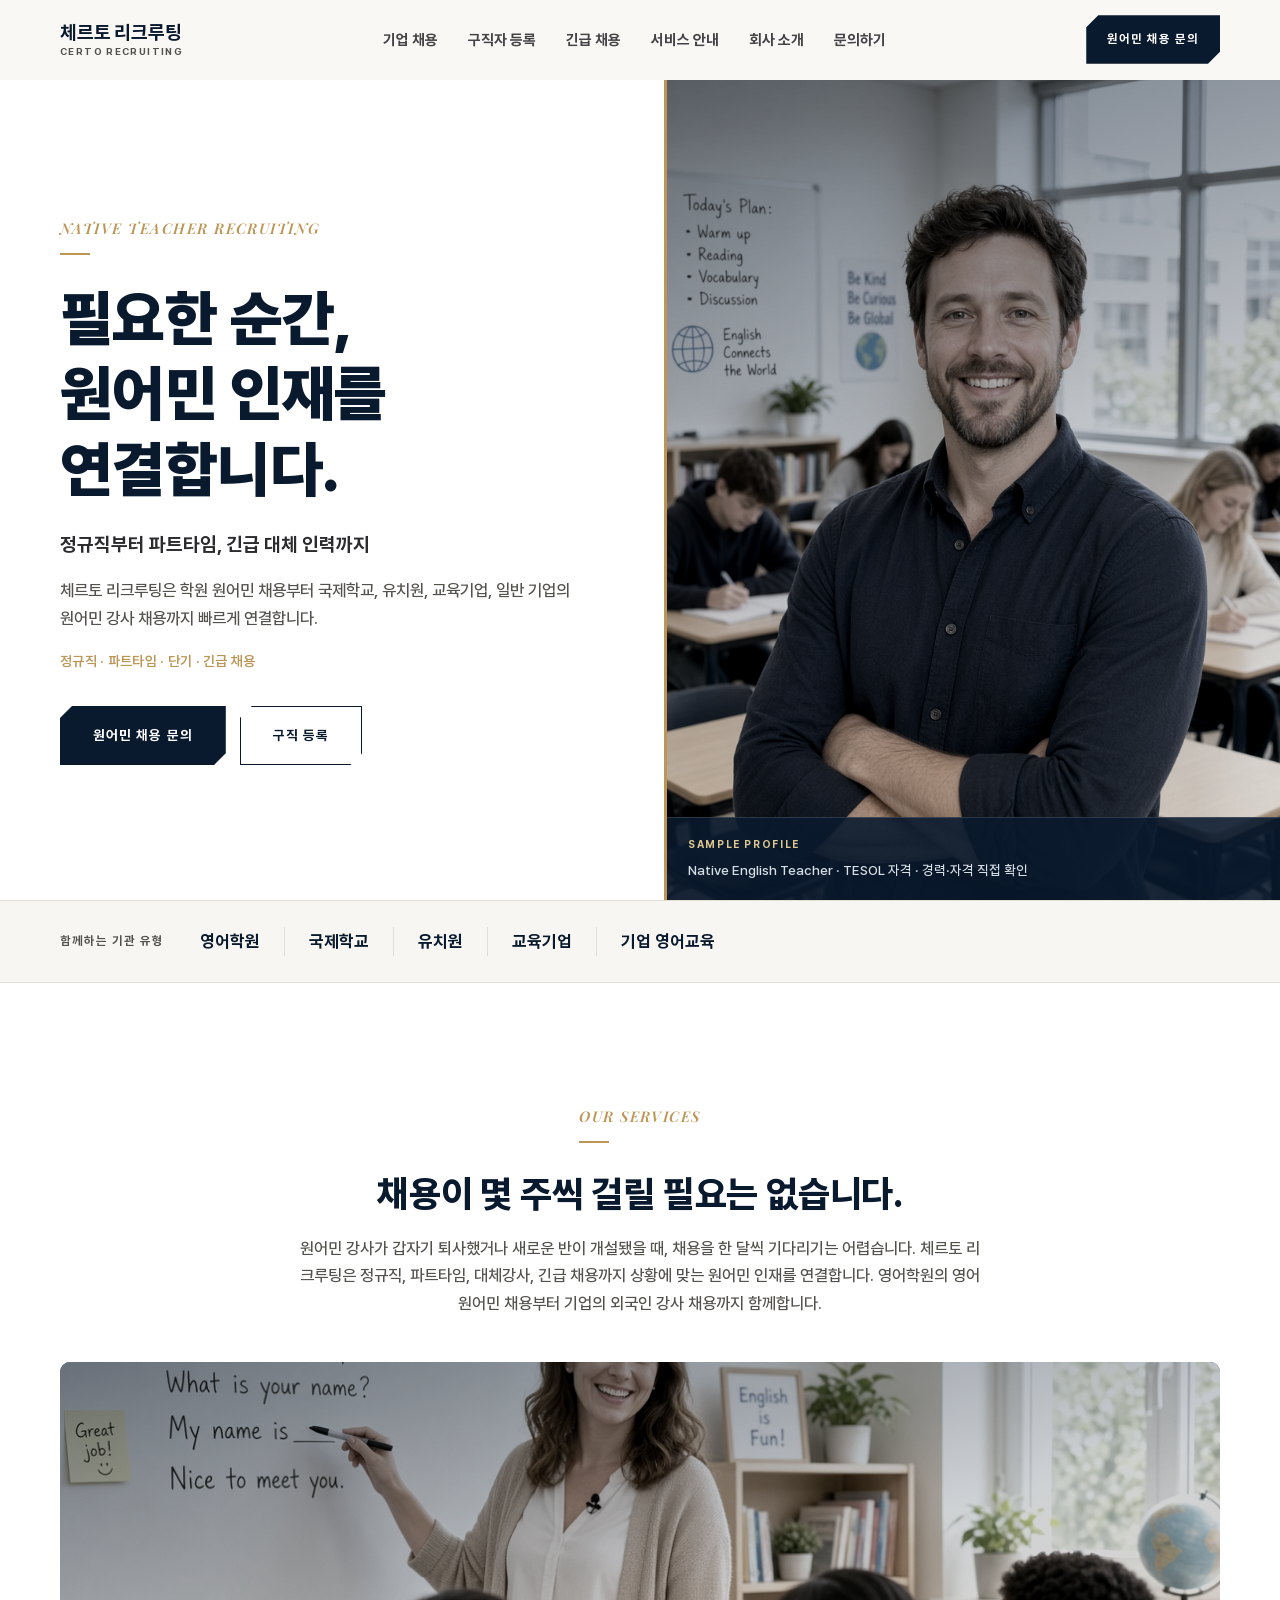
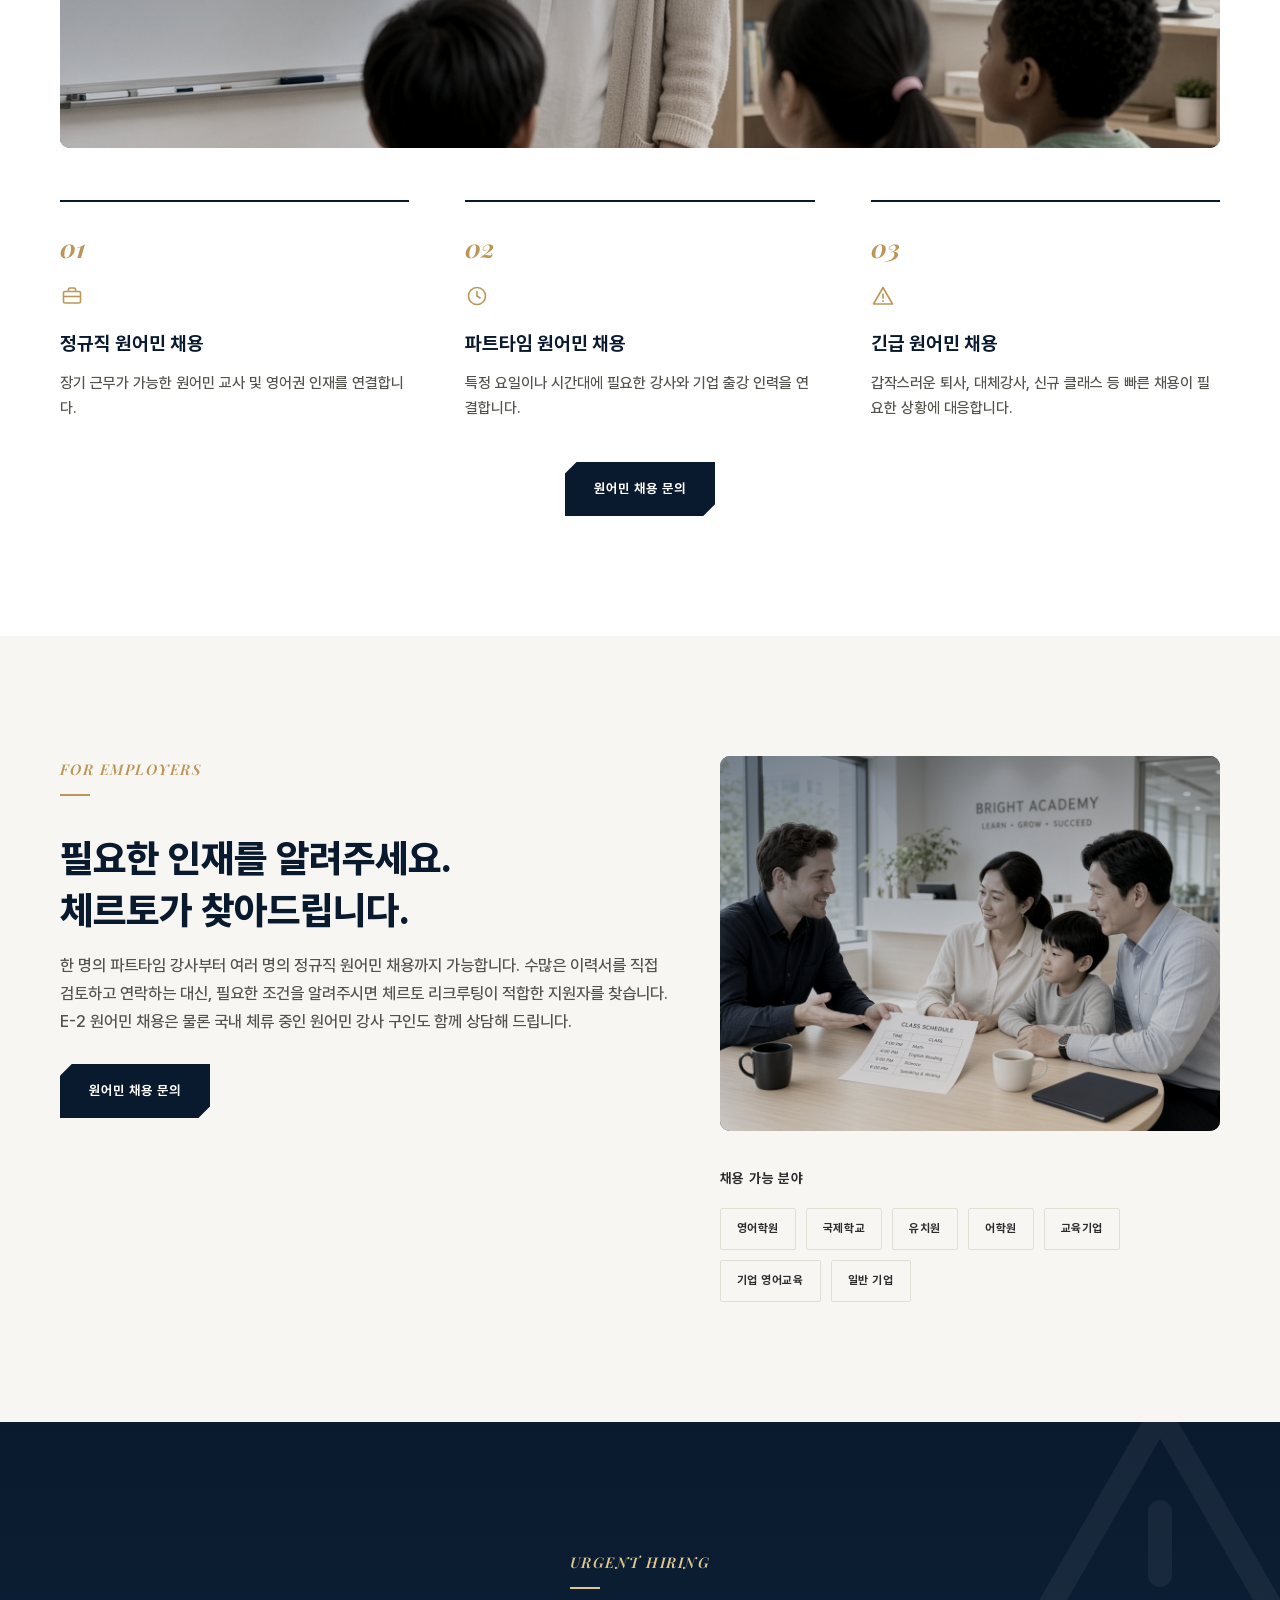
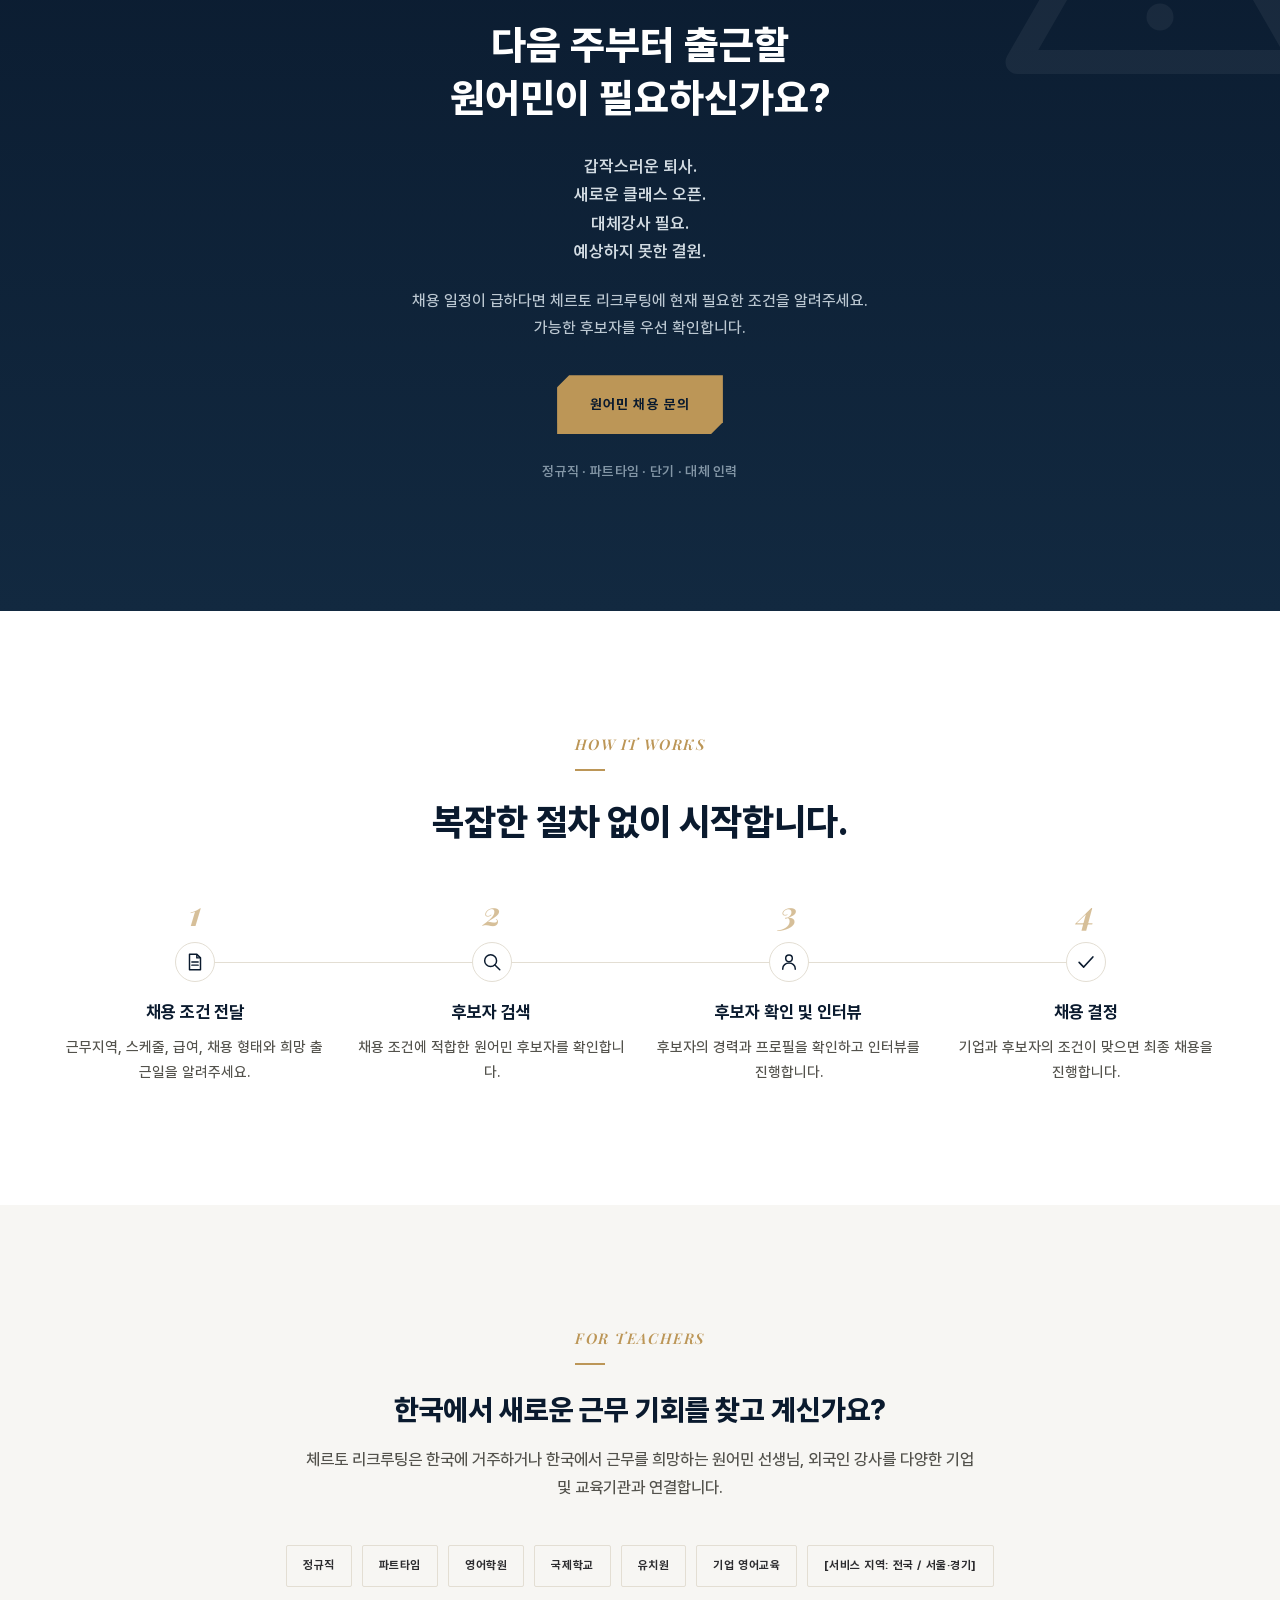
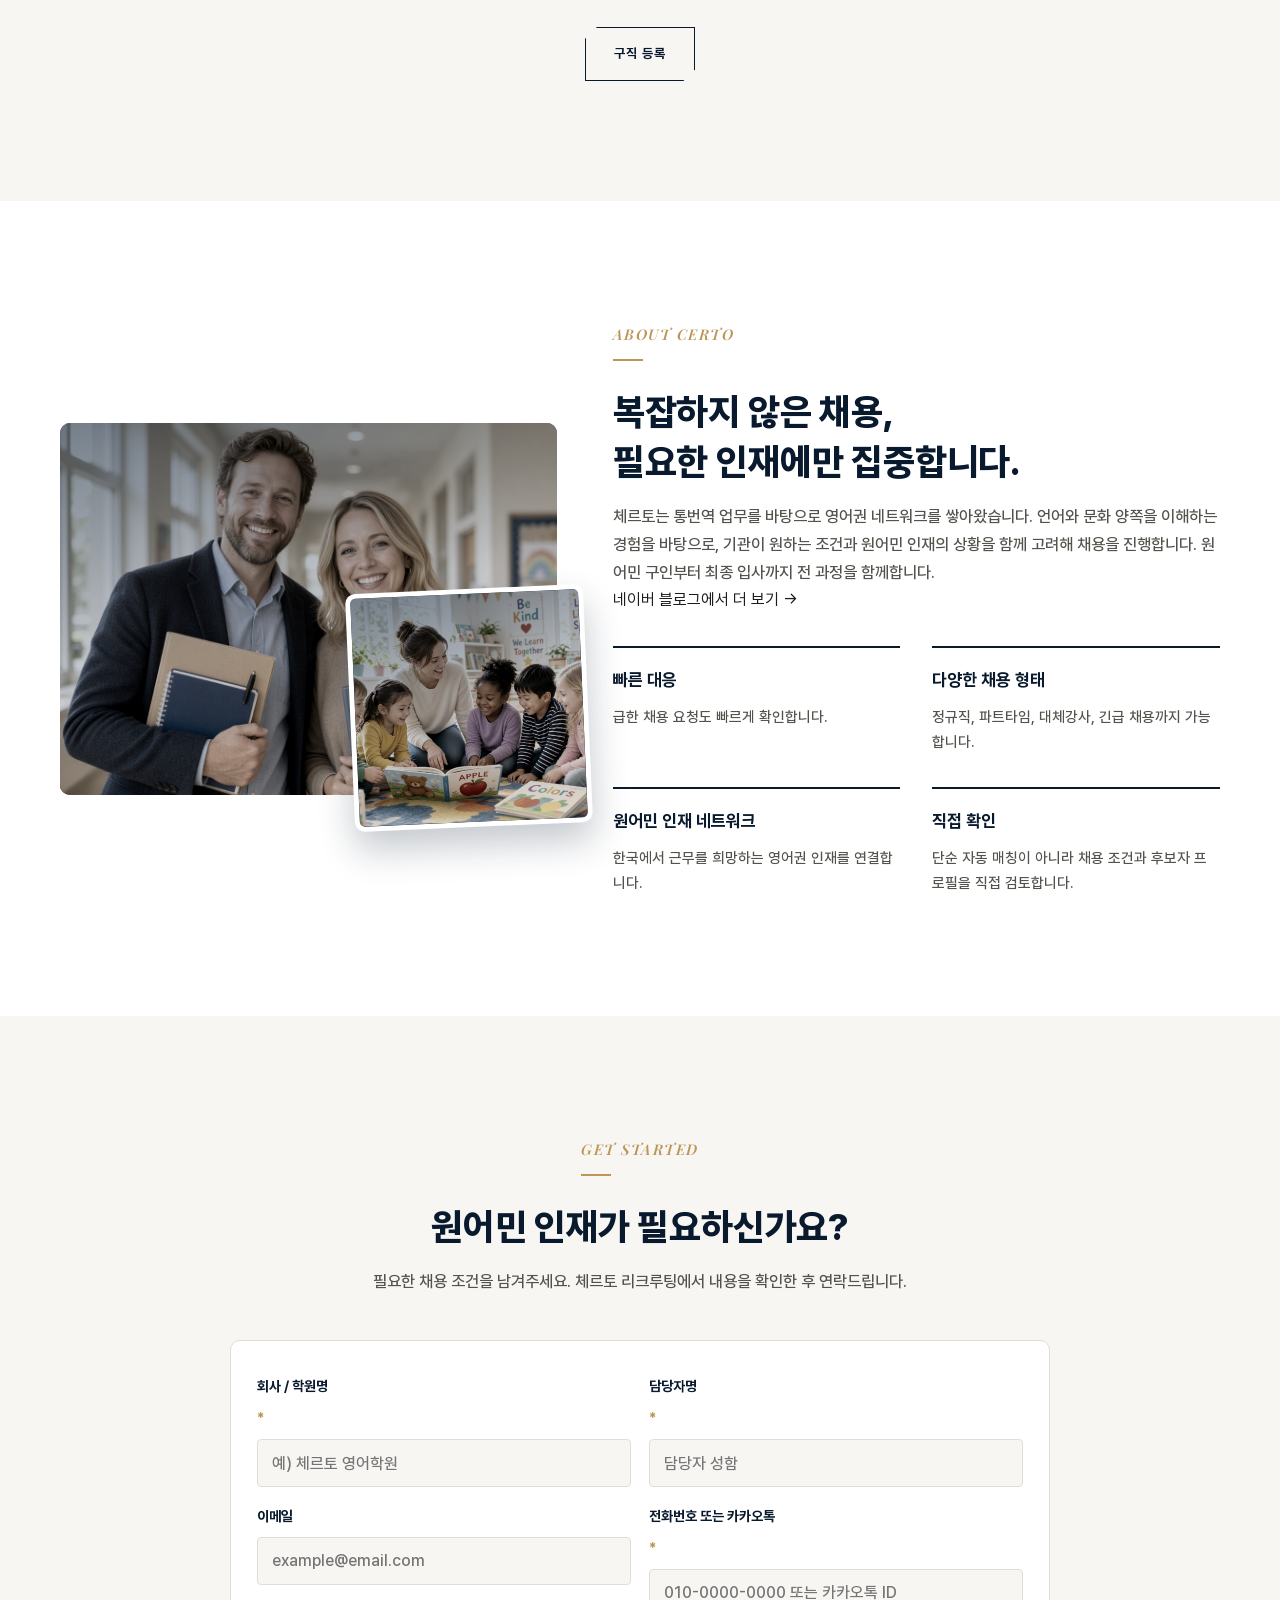
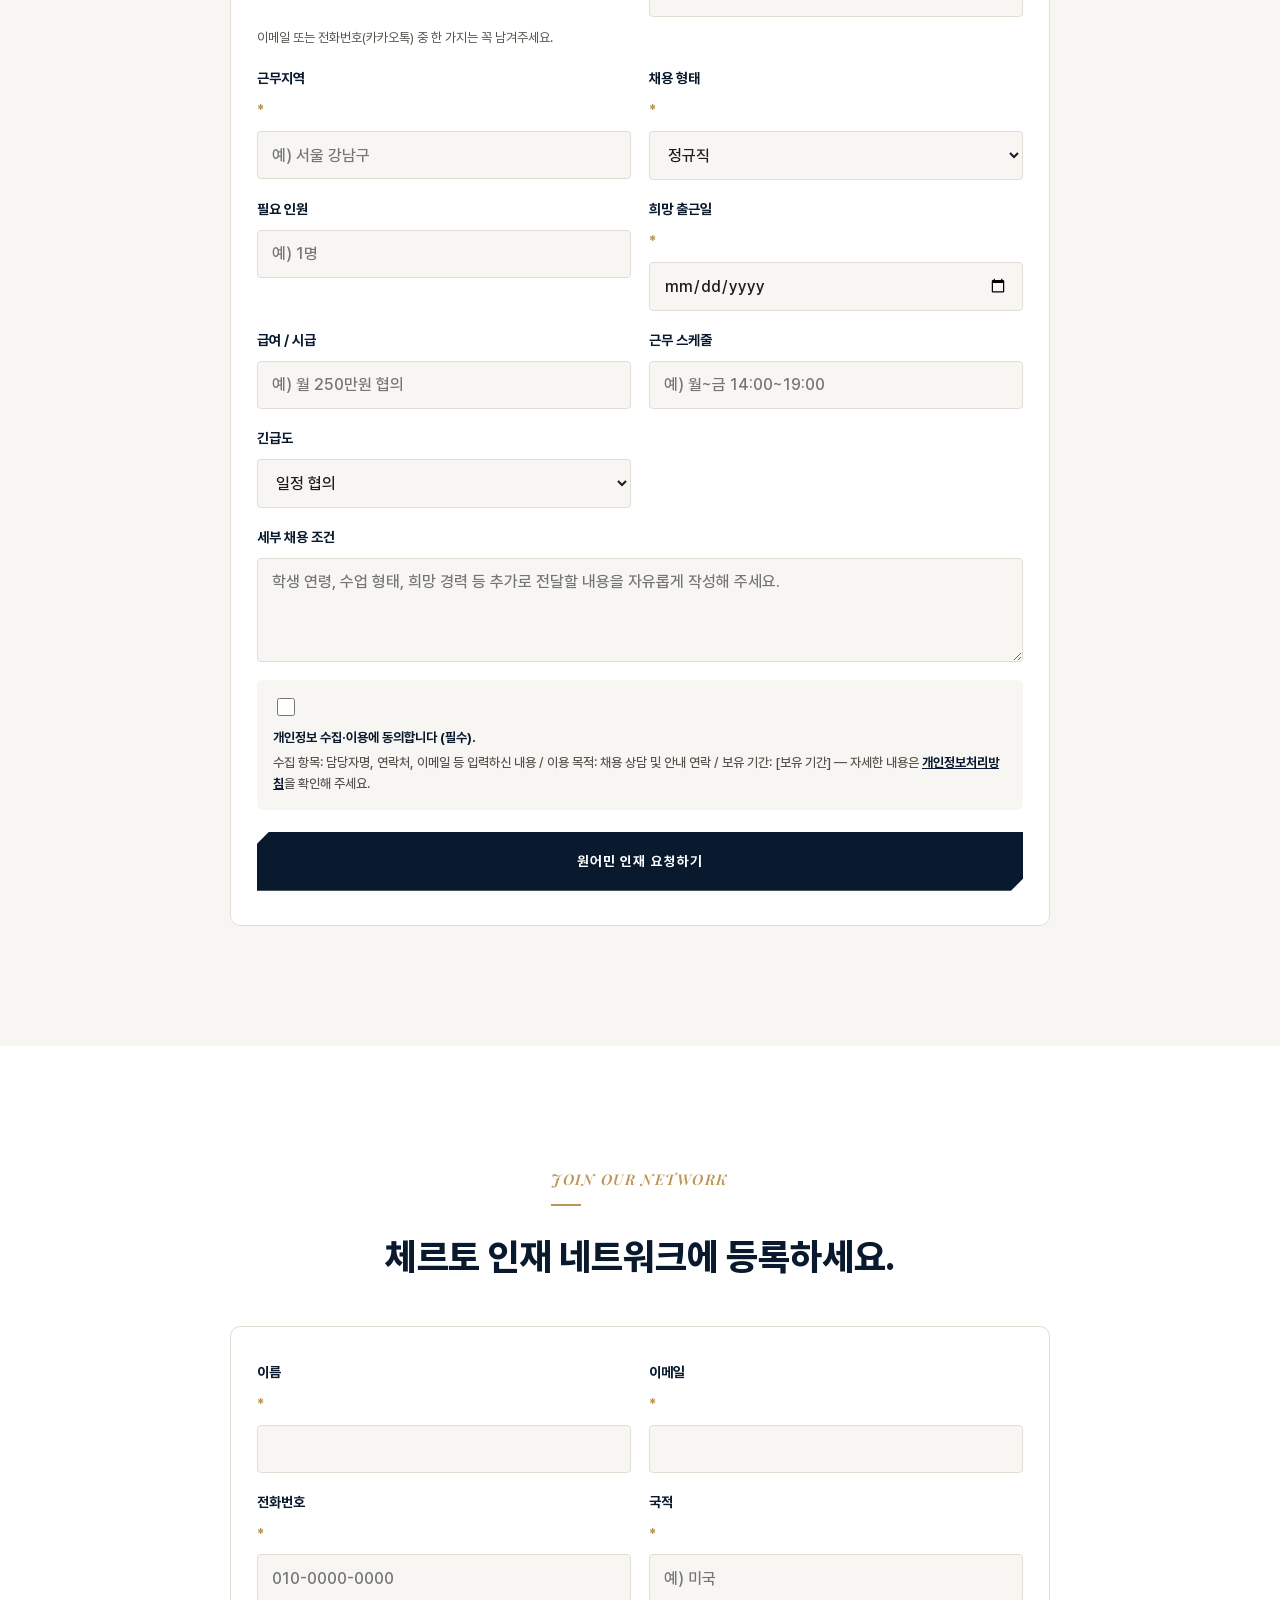
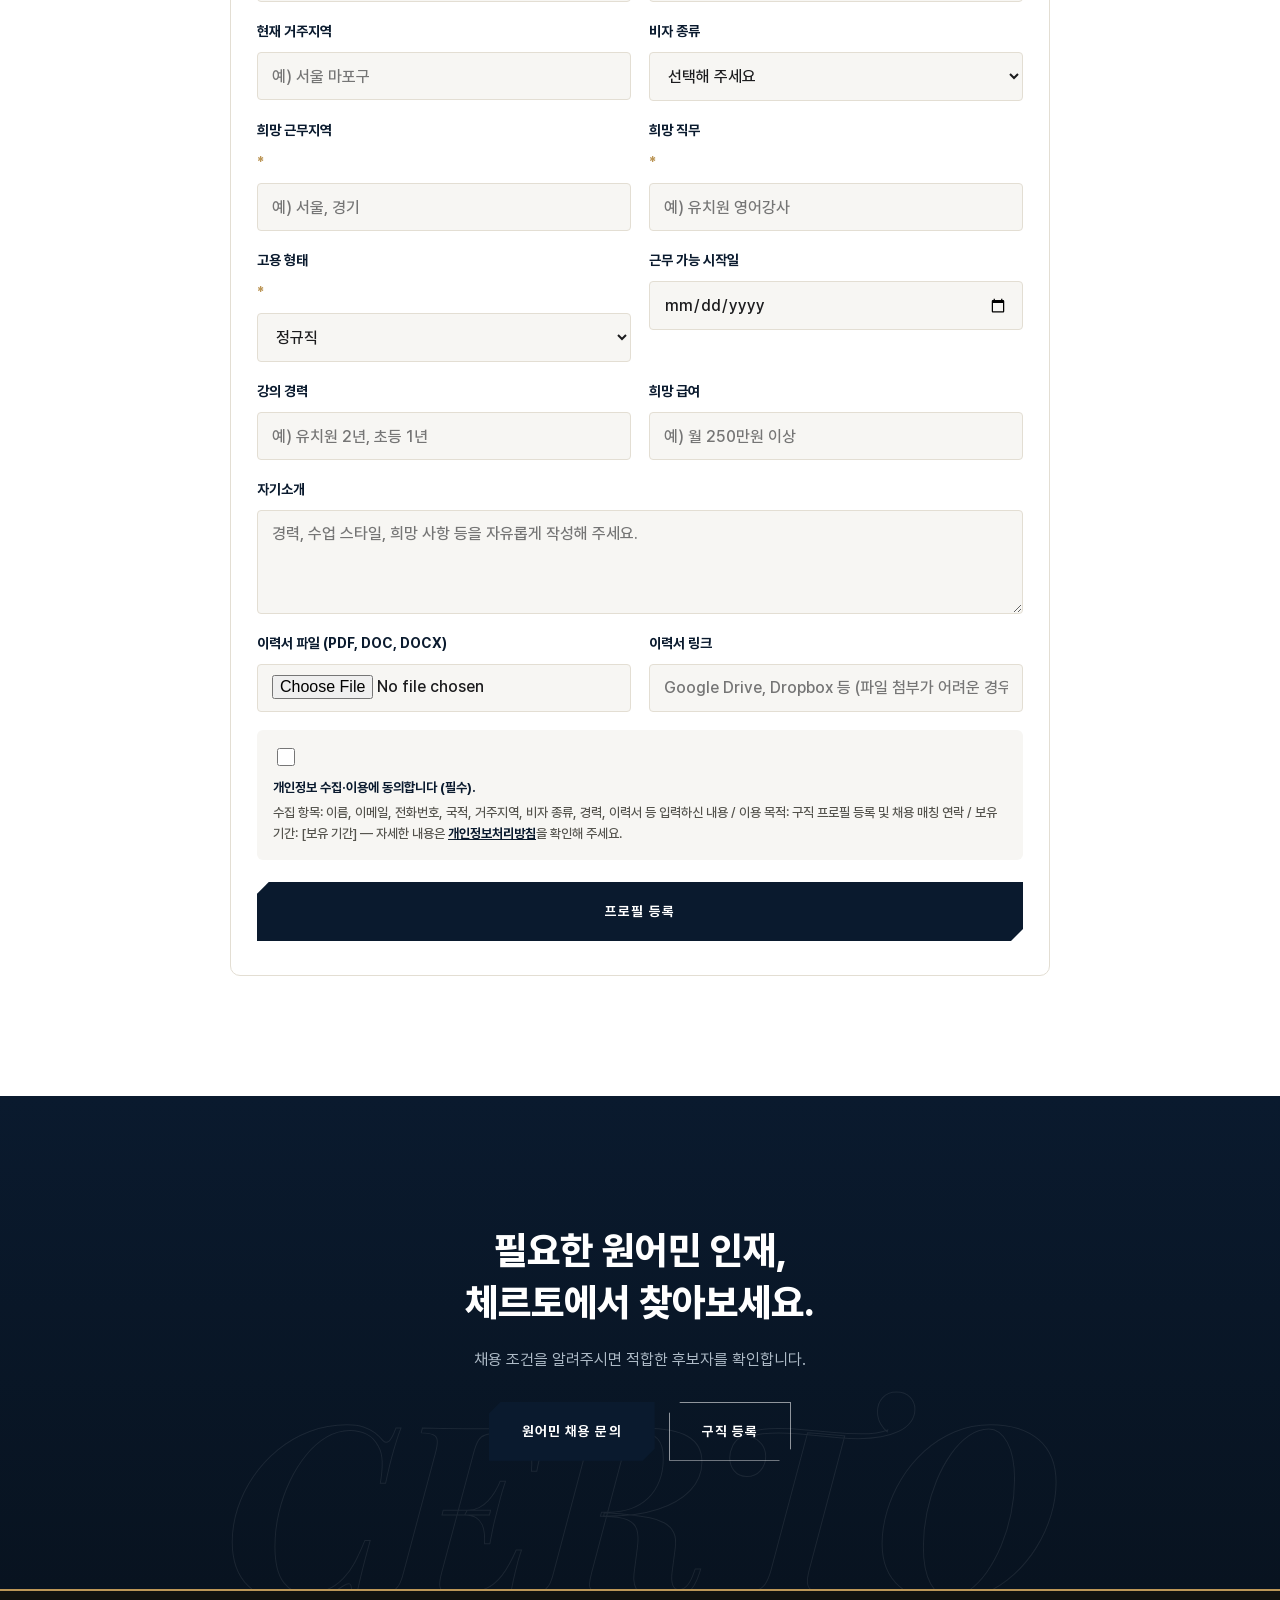
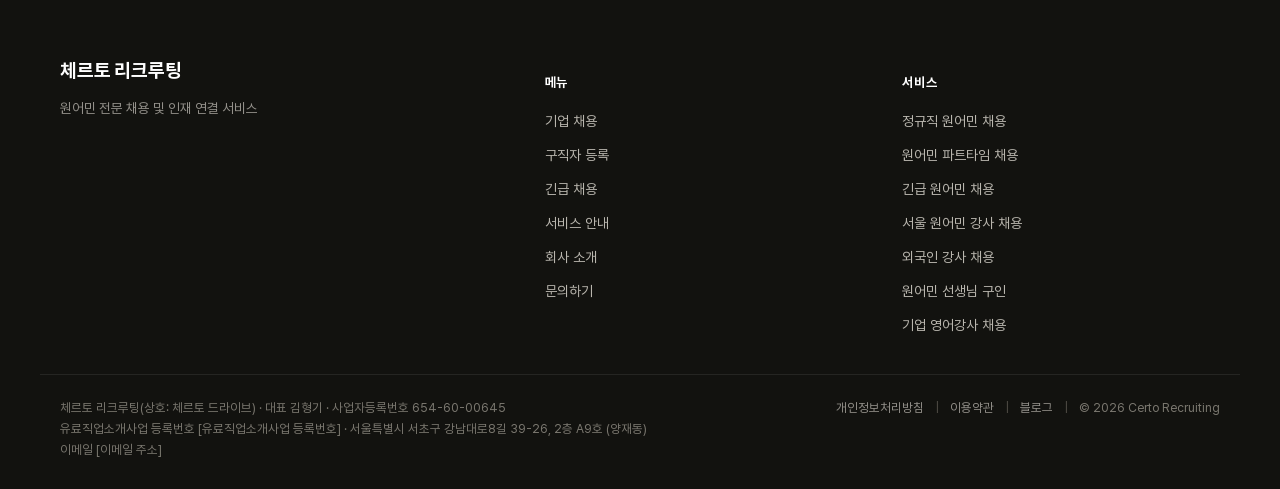
<file: index.html>
<!DOCTYPE html>
<html lang="ko">
<head>
<meta charset="UTF-8">
<meta name="viewport" content="width=device-width, initial-scale=1, viewport-fit=cover">
<title>원어민 강사 채용 · 학원 원어민 채용 | 체르토 리크루팅</title>
<meta name="description" content="학원 원어민 채용, 영어 원어민 채용, 외국인 강사 채용까지 체르토 리크루팅이 지원합니다. 정규직, 원어민 파트타임, 긴급 원어민 채용 상담 가능. 원어민 강사 구인부터 E-2 원어민 채용까지 문의해 보세요.">
<meta name="keywords" content="원어민 채용,원어민 리크루팅,원어민 구인,원어민 강사 채용,원어민 선생님 구인,영어 원어민 채용,원어민 파트타임,원어민 강사 구인,서울 원어민 강사,외국인 강사 채용,긴급 원어민 채용,E-2 원어민 채용,학원 원어민 채용">
<meta name="robots" content="index, follow">
<meta name="theme-color" content="#0A1A2E">
<link rel="canonical" href="https://certorecruiting.site/">

<link rel="icon" href="assets/favicon.ico" sizes="any">
<link rel="icon" type="image/png" sizes="32x32" href="assets/favicon-32.png">
<link rel="icon" type="image/png" sizes="16x16" href="assets/favicon-16.png">
<link rel="apple-touch-icon" sizes="180x180" href="assets/apple-touch-icon.png">

<meta property="og:type" content="website">
<meta property="og:locale" content="ko_KR">
<meta property="og:site_name" content="체르토 리크루팅">
<meta property="og:title" content="원어민 강사 채용 · 학원 원어민 채용 | 체르토 리크루팅">
<meta property="og:description" content="학원 원어민 채용, 영어 원어민 채용, 외국인 강사 채용까지 체르토 리크루팅이 지원합니다. 정규직, 원어민 파트타임, 긴급 원어민 채용 상담 가능.">
<meta property="og:url" content="https://certorecruiting.site/">
<meta property="og:image" content="https://certorecruiting.site/assets/og-image.jpg">
<meta property="og:image:width" content="1200">
<meta property="og:image:height" content="630">

<!-- 네이버 서치어드바이저 사이트 소유 확인용 메타 태그 — 발급받은 값으로 교체해 주세요 -->
<meta name="naver-site-verification" content="[네이버 서치어드바이저 확인 코드]">

<link rel="preconnect" href="https://fonts.googleapis.com">
<link rel="preconnect" href="https://fonts.gstatic.com" crossorigin>
<link rel="stylesheet" href="https://fonts.googleapis.com/css2?family=Playfair+Display:ital,wght@0,600;0,700;1,600&display=swap">
<link rel="stylesheet" href="css/styles.css">

<script type="application/ld+json">
{
  "@context": "https://schema.org",
  "@type": "EmploymentAgency",
  "name": "체르토 리크루팅",
  "alternateName": "Certo Recruiting",
  "description": "학원, 국제학교, 유치원, 교육기업 및 일반 기업을 위한 원어민 인재 채용 및 리크루팅 서비스",
  "areaServed": "KR",
  "knowsLanguage": ["ko", "en"],
  "serviceType": "원어민 채용대행",
  "knowsAbout": ["원어민 강사 채용", "학원 원어민 채용", "영어 원어민 채용", "외국인 강사 채용", "원어민 파트타임", "긴급 원어민 채용", "E-2 원어민 채용"],
  "url": "https://certorecruiting.site/",
  "telephone": "+82-10-7748-4644",
  "address": {
    "@type": "PostalAddress",
    "streetAddress": "강남대로8길 39-26, 2층 A9호",
    "addressLocality": "서초구",
    "addressRegion": "서울특별시",
    "addressCountry": "KR"
  }
}
</script>
<script type="application/ld+json">
{
  "@context": "https://schema.org",
  "@type": "Organization",
  "name": "체르토 리크루팅",
  "legalName": "체르토 드라이브",
  "url": "https://certorecruiting.site/",
  "logo": "https://certorecruiting.site/assets/og-image.jpg"
}
</script>
</head>
<body>

<svg style="display:none" aria-hidden="true">
  <symbol id="icon-briefcase" viewBox="0 0 24 24"><rect x="3.5" y="7.5" width="17" height="11.5" rx="1.5" fill="none" stroke="currentColor" stroke-width="1.6"/><path d="M8.5 7.5v-2a1.5 1.5 0 0 1 1.5-1.5h4a1.5 1.5 0 0 1 1.5 1.5v2" fill="none" stroke="currentColor" stroke-width="1.6"/><line x1="3.5" y1="12.5" x2="20.5" y2="12.5" stroke="currentColor" stroke-width="1.6"/></symbol>
  <symbol id="icon-clock" viewBox="0 0 24 24"><circle cx="12" cy="12" r="8.5" fill="none" stroke="currentColor" stroke-width="1.6"/><path d="M12 7.5V12l3 2" fill="none" stroke="currentColor" stroke-width="1.6" stroke-linecap="round" stroke-linejoin="round"/></symbol>
  <symbol id="icon-alert" viewBox="0 0 24 24"><path d="M12 3.5 21.5 20h-19L12 3.5z" fill="none" stroke="currentColor" stroke-width="1.6" stroke-linejoin="round"/><line x1="12" y1="10" x2="12" y2="14.2" stroke="currentColor" stroke-width="1.6" stroke-linecap="round"/><circle cx="12" cy="17" r="0.9" fill="currentColor"/></symbol>
  <symbol id="icon-search" viewBox="0 0 24 24"><circle cx="10.5" cy="10.5" r="6.5" fill="none" stroke="currentColor" stroke-width="1.6"/><line x1="15.2" y1="15.2" x2="20.5" y2="20.5" stroke="currentColor" stroke-width="1.6" stroke-linecap="round"/></symbol>
  <symbol id="icon-check" viewBox="0 0 24 24"><path d="M4.5 12.5l5 5 10-11" fill="none" stroke="currentColor" stroke-width="1.8" stroke-linecap="round" stroke-linejoin="round"/></symbol>
  <symbol id="icon-doc" viewBox="0 0 24 24"><path d="M6 3.5h8l4 4v13H6z" fill="none" stroke="currentColor" stroke-width="1.6" stroke-linejoin="round"/><path d="M14 3.5v4h4" fill="none" stroke="currentColor" stroke-width="1.6" stroke-linejoin="round"/><line x1="8.5" y1="12" x2="15.5" y2="12" stroke="currentColor" stroke-width="1.4" stroke-linecap="round"/><line x1="8.5" y1="15.5" x2="15.5" y2="15.5" stroke="currentColor" stroke-width="1.4" stroke-linecap="round"/></symbol>
  <symbol id="icon-building" viewBox="0 0 24 24"><rect x="4" y="3.5" width="10" height="17" rx="1" fill="none" stroke="currentColor" stroke-width="1.5"/><rect x="14" y="9" width="6" height="11.5" rx="1" fill="none" stroke="currentColor" stroke-width="1.5"/><line x1="7" y1="7" x2="7" y2="7.01" stroke="currentColor" stroke-width="1.8" stroke-linecap="round"/><line x1="11" y1="7" x2="11" y2="7.01" stroke="currentColor" stroke-width="1.8" stroke-linecap="round"/><line x1="7" y1="11" x2="7" y2="11.01" stroke="currentColor" stroke-width="1.8" stroke-linecap="round"/><line x1="11" y1="11" x2="11" y2="11.01" stroke="currentColor" stroke-width="1.8" stroke-linecap="round"/><line x1="7" y1="15" x2="7" y2="15.01" stroke="currentColor" stroke-width="1.8" stroke-linecap="round"/><line x1="11" y1="15" x2="11" y2="15.01" stroke="currentColor" stroke-width="1.8" stroke-linecap="round"/></symbol>
  <symbol id="icon-chevron" viewBox="0 0 24 24"><path d="M6 9l6 6 6-6" fill="none" stroke="currentColor" stroke-width="1.8" stroke-linecap="round" stroke-linejoin="round"/></symbol>
  <symbol id="icon-menu" viewBox="0 0 24 24"><line x1="4" y1="7" x2="20" y2="7" stroke="currentColor" stroke-width="1.6" stroke-linecap="round"/><line x1="4" y1="12" x2="20" y2="12" stroke="currentColor" stroke-width="1.6" stroke-linecap="round"/><line x1="4" y1="17" x2="20" y2="17" stroke="currentColor" stroke-width="1.6" stroke-linecap="round"/></symbol>
  <symbol id="icon-close" viewBox="0 0 24 24"><line x1="6" y1="6" x2="18" y2="18" stroke="currentColor" stroke-width="1.6" stroke-linecap="round"/><line x1="18" y1="6" x2="6" y2="18" stroke="currentColor" stroke-width="1.6" stroke-linecap="round"/></symbol>
  <symbol id="icon-arrow" viewBox="0 0 24 24"><line x1="4" y1="12" x2="19" y2="12" stroke="currentColor" stroke-width="1.8" stroke-linecap="round"/><path d="M13 6l6 6-6 6" fill="none" stroke="currentColor" stroke-width="1.8" stroke-linecap="round" stroke-linejoin="round"/></symbol>
  <symbol id="icon-user" viewBox="0 0 24 24"><circle cx="12" cy="8" r="3.6" fill="none" stroke="currentColor" stroke-width="1.6"/><path d="M5.2 20v-1c0-3.3 3-5.8 6.8-5.8s6.8 2.5 6.8 5.8v1" fill="none" stroke="currentColor" stroke-width="1.6" stroke-linecap="round"/></symbol>
  <symbol id="icon-phone" viewBox="0 0 24 24"><path d="M6 3.5h2.3l1.4 4.3-2 1.6a12 12 0 0 0 6.9 6.9l1.6-2 4.3 1.4V18a2 2 0 0 1-2 2C11 20 4 13 4 5.5a2 2 0 0 1 2-2z" fill="none" stroke="currentColor" stroke-width="1.6" stroke-linejoin="round"/></symbol>
  <symbol id="icon-chat" viewBox="0 0 24 24"><path d="M4 5.5h16a1 1 0 0 1 1 1V15a1 1 0 0 1-1 1H9l-4.2 3.4a.5.5 0 0 1-.8-.4V16H4a1 1 0 0 1-1-1V6.5a1 1 0 0 1 1-1z" fill="none" stroke="currentColor" stroke-width="1.6" stroke-linejoin="round"/></symbol>
</svg>

<header class="site-header" id="site-header">
  <div class="container header-inner">
    <a href="#hero" class="brand">
      <span class="brand-ko">체르토 리크루팅</span>
      <span class="brand-en">CERTO RECRUITING</span>
    </a>

    <nav class="main-nav" id="main-nav" aria-label="주요 메뉴">
      <ul>
        <li><a href="#employer">기업 채용</a></li>
        <li><a href="#candidates">구직자 등록</a></li>
        <li><a href="#urgent">긴급 채용</a></li>
        <li><a href="#services">서비스 안내</a></li>
        <li><a href="#about">회사 소개</a></li>
        <li><a href="#inquiry">문의하기</a></li>
      </ul>
    </nav>

    <div class="header-actions">
      <a class="btn btn-primary btn-sm" href="#inquiry">원어민 채용 문의</a>
      <button class="nav-toggle" id="nav-toggle" aria-label="메뉴 열기" aria-expanded="false" aria-controls="main-nav">
        <svg width="22" height="22"><use href="#icon-menu"/></svg>
      </button>
    </div>
  </div>
</header>
<div class="nav-scrim" id="nav-scrim"></div>

<main>

<!-- ================= HERO ================= -->
<section class="hero" id="hero">
  <div class="hero-grid">
    <div class="hero-copy-wrap">
    <div class="hero-copy fade-in">
      <p class="eyebrow">NATIVE TEACHER RECRUITING</p>
      <h1>필요한 순간,<br>원어민 인재를<br>연결합니다.</h1>
      <p class="hero-sub">정규직부터 파트타임, 긴급 대체 인력까지</p>
      <p class="hero-desc">
        체르토 리크루팅은 학원 원어민 채용부터 국제학교, 유치원, 교육기업,
        일반 기업의 원어민 강사 채용까지 빠르게 연결합니다.
      </p>
      <p class="hero-tags">정규직 · 파트타임 · 단기 · 긴급 채용</p>
      <div class="hero-actions">
        <a href="#inquiry" class="btn btn-primary btn-lg">원어민 채용 문의</a>
        <a href="#candidate-form" class="btn btn-outline btn-lg">구직 등록</a>
      </div>
    </div>
    </div>

    <div class="hero-visual fade-in" aria-hidden="true">
      <div class="hero-photo photo">
        <img src="assets/hero-teacher.jpg" alt="원어민 강사가 교실에서 학생들을 가르치는 모습" loading="eager">
      </div>
      <div class="hero-caption">
        <span class="hero-caption-tag">SAMPLE PROFILE</span>
        <p>Native English Teacher · TESOL 자격 · 경력·자격 직접 확인</p>
      </div>
    </div>
  </div>
</section>

<!-- ================= 함께하는 기관 유형 ================= -->
<section class="trust-strip">
  <div class="container trust-strip-inner fade-in">
    <span class="trust-label">함께하는 기관 유형</span>
    <ul class="trust-list">
      <li>영어학원</li>
      <li>국제학교</li>
      <li>유치원</li>
      <li>교육기업</li>
      <li>기업 영어교육</li>
    </ul>
  </div>
</section>

<!-- ================= 빠른 채용 / 핵심 서비스 ================= -->
<section class="section" id="services">
  <div class="container">
    <div class="section-head fade-in">
      <p class="eyebrow">OUR SERVICES</p>
      <h2>채용이 몇 주씩 걸릴 필요는 없습니다.</h2>
      <p class="section-desc">
        원어민 강사가 갑자기 퇴사했거나 새로운 반이 개설됐을 때, 채용을 한 달씩
        기다리기는 어렵습니다. 체르토 리크루팅은 정규직, 파트타임, 대체강사,
        긴급 채용까지 상황에 맞는 원어민 인재를 연결합니다. 영어학원의
        영어 원어민 채용부터 기업의 외국인 강사 채용까지 함께합니다.
      </p>
    </div>

    <div class="services-banner photo fade-in">
      <img src="assets/services-classroom.jpg" alt="원어민 강사가 화이트보드로 수업을 진행하는 모습" loading="lazy">
    </div>

    <div class="service-list fade-in">
      <div class="service-item">
        <span class="service-num">01</span>
        <div class="service-icon"><svg width="24" height="24"><use href="#icon-briefcase"/></svg></div>
        <h3>정규직 원어민 채용</h3>
        <p>장기 근무가 가능한 원어민 교사 및 영어권 인재를 연결합니다.</p>
      </div>
      <div class="service-item">
        <span class="service-num">02</span>
        <div class="service-icon"><svg width="24" height="24"><use href="#icon-clock"/></svg></div>
        <h3>파트타임 원어민 채용</h3>
        <p>특정 요일이나 시간대에 필요한 강사와 기업 출강 인력을 연결합니다.</p>
      </div>
      <div class="service-item">
        <span class="service-num">03</span>
        <div class="service-icon"><svg width="24" height="24"><use href="#icon-alert"/></svg></div>
        <h3>긴급 원어민 채용</h3>
        <p>갑작스러운 퇴사, 대체강사, 신규 클래스 등 빠른 채용이 필요한 상황에 대응합니다.</p>
      </div>
    </div>

    <div class="section-cta fade-in">
      <a href="#inquiry" class="btn btn-primary">원어민 채용 문의</a>
    </div>
  </div>
</section>

<!-- ================= 기업 고객 섹션 ================= -->
<section class="section section-soft" id="employer">
  <div class="container employer-grid">
    <div class="fade-in">
      <p class="eyebrow">FOR EMPLOYERS</p>
      <h2>필요한 인재를 알려주세요.<br>체르토가 찾아드립니다.</h2>
      <p class="section-desc">
        한 명의 파트타임 강사부터 여러 명의 정규직 원어민 채용까지 가능합니다.
        수많은 이력서를 직접 검토하고 연락하는 대신, 필요한 조건을 알려주시면
        체르토 리크루팅이 적합한 지원자를 찾습니다. E-2 원어민 채용은 물론
        국내 체류 중인 원어민 강사 구인도 함께 상담해 드립니다.
      </p>
      <a href="#inquiry" class="btn btn-primary">원어민 채용 문의</a>
    </div>

    <div class="fade-in">
      <div class="employer-photo photo">
        <img src="assets/employer-consultation.jpg" alt="체르토 리크루팅 담당자가 학원 관계자와 채용 조건을 상담하는 모습" loading="lazy">
      </div>
      <p class="field-label">채용 가능 분야</p>
      <ul class="tag-list">
        <li>영어학원</li>
        <li>국제학교</li>
        <li>유치원</li>
        <li>어학원</li>
        <li>교육기업</li>
        <li>기업 영어교육</li>
        <li>일반 기업</li>
      </ul>
    </div>
  </div>
</section>

<!-- ================= 긴급 채용 ================= -->
<section class="section urgent-section" id="urgent">
  <svg class="urgent-bg-icon" aria-hidden="true" width="360" height="360"><use href="#icon-alert"/></svg>
  <div class="container urgent-inner fade-in">
    <p class="eyebrow light">URGENT HIRING</p>
    <h2>다음 주부터 출근할<br>원어민이 필요하신가요?</h2>
    <p class="urgent-list">
      갑작스러운 퇴사.<br>
      새로운 클래스 오픈.<br>
      대체강사 필요.<br>
      예상하지 못한 결원.
    </p>
    <p class="urgent-desc">
      채용 일정이 급하다면 체르토 리크루팅에 현재 필요한 조건을 알려주세요.
      가능한 후보자를 우선 확인합니다.
    </p>
    <a href="#inquiry" class="btn btn-accent btn-lg" id="urgent-cta">원어민 채용 문의</a>
    <p class="urgent-tags">정규직 · 파트타임 · 단기 · 대체 인력</p>
  </div>
</section>

<!-- ================= 진행 과정 ================= -->
<section class="section" id="process">
  <div class="container">
    <div class="section-head fade-in">
      <p class="eyebrow">HOW IT WORKS</p>
      <h2>복잡한 절차 없이 시작합니다.</h2>
    </div>

    <ol class="process-list fade-in">
      <li>
        <span class="process-num">1</span>
        <div class="process-icon"><svg width="22" height="22"><use href="#icon-doc"/></svg></div>
        <h3>채용 조건 전달</h3>
        <p>근무지역, 스케줄, 급여, 채용 형태와 희망 출근일을 알려주세요.</p>
      </li>
      <li>
        <span class="process-num">2</span>
        <div class="process-icon"><svg width="22" height="22"><use href="#icon-search"/></svg></div>
        <h3>후보자 검색</h3>
        <p>채용 조건에 적합한 원어민 후보자를 확인합니다.</p>
      </li>
      <li>
        <span class="process-num">3</span>
        <div class="process-icon"><svg width="22" height="22"><use href="#icon-user"/></svg></div>
        <h3>후보자 확인 및 인터뷰</h3>
        <p>후보자의 경력과 프로필을 확인하고 인터뷰를 진행합니다.</p>
      </li>
      <li>
        <span class="process-num">4</span>
        <div class="process-icon"><svg width="22" height="22"><use href="#icon-check"/></svg></div>
        <h3>채용 결정</h3>
        <p>기업과 후보자의 조건이 맞으면 최종 채용을 진행합니다.</p>
      </li>
    </ol>
  </div>
</section>

<!-- ================= 구직자 섹션 ================= -->
<section class="section section-soft section-candidates" id="candidates">
  <div class="container">
    <div class="section-head fade-in">
      <p class="eyebrow">FOR TEACHERS</p>
      <h2>한국에서 새로운 근무 기회를 찾고 계신가요?</h2>
      <p class="section-desc">
        체르토 리크루팅은 한국에 거주하거나 한국에서 근무를 희망하는 원어민
        선생님, 외국인 강사를 다양한 기업 및 교육기관과 연결합니다.
      </p>
    </div>

    <ul class="tag-list tag-list-center fade-in">
      <li>정규직</li>
      <li>파트타임</li>
      <li>영어학원</li>
      <li>국제학교</li>
      <li>유치원</li>
      <li>기업 영어교육</li>
      <li class="tag-placeholder">[서비스 지역: 전국 / 서울·경기]</li>
    </ul>

    <div class="section-cta fade-in">
      <a href="#candidate-form" class="btn btn-outline">구직 등록</a>
    </div>
  </div>
</section>

<!-- ================= 장점 / 회사 소개 ================= -->
<section class="section" id="about">
  <div class="container about-layout">
    <div class="about-photo-wrap fade-in">
      <div class="about-photo photo">
        <img src="assets/teacher-network.jpg" alt="체르토 리크루팅의 원어민 강사 네트워크" loading="lazy">
      </div>
      <div class="about-photo-inset photo">
        <img src="assets/about-inset.jpg" alt="원어민 강사가 유아반 학생들과 영어 수업을 진행하는 모습" loading="lazy">
      </div>
    </div>
    <div class="fade-in">
      <div class="section-head about-head">
        <p class="eyebrow">ABOUT CERTO</p>
        <h2>복잡하지 않은 채용,<br>필요한 인재에만 집중합니다.</h2>
        <p class="section-desc">
          체르토는 통번역 업무를 바탕으로 영어권 네트워크를 쌓아왔습니다.
          언어와 문화 양쪽을 이해하는 경험을 바탕으로, 기관이 원하는 조건과
          원어민 인재의 상황을 함께 고려해 채용을 진행합니다. 원어민 구인부터
          최종 입사까지 전 과정을 함께합니다.
        </p>
        <p class="about-blog">
          <a data-cfg-href="blogUrl" href="[블로그 URL]" target="_blank" rel="noopener">네이버 블로그에서 더 보기 →</a>
        </p>
      </div>

      <div class="about-grid">
        <div class="about-item">
          <h3>빠른 대응</h3>
          <p>급한 채용 요청도 빠르게 확인합니다.</p>
        </div>
        <div class="about-item">
          <h3>다양한 채용 형태</h3>
          <p>정규직, 파트타임, 대체강사, 긴급 채용까지 가능합니다.</p>
        </div>
        <div class="about-item">
          <h3>원어민 인재 네트워크</h3>
          <p>한국에서 근무를 희망하는 영어권 인재를 연결합니다.</p>
        </div>
        <div class="about-item">
          <h3>직접 확인</h3>
          <p>단순 자동 매칭이 아니라 채용 조건과 후보자 프로필을 직접 검토합니다.</p>
        </div>
      </div>
    </div>
  </div>
</section>

<!-- ================= 기업 채용 문의 폼 ================= -->
<section class="section section-soft" id="inquiry">
  <div class="container">
    <div class="section-head fade-in">
      <p class="eyebrow">GET STARTED</p>
      <h2>원어민 인재가 필요하신가요?</h2>
      <p class="section-desc">
        필요한 채용 조건을 남겨주세요. 체르토 리크루팅에서 내용을 확인한 후
        연락드립니다.
      </p>
    </div>

    <div class="form-wrap fade-in">
      <!--
        Formspree 연결: 아래 action의 YOUR_FORM_ID 부분만 실제 Formspree Form ID로
        교체하면 바로 사용할 수 있습니다. (js/config.js의 employerFormEndpoint 값과
        함께 관리되며, JS가 활성화된 브라우저에서는 AJAX로 전송되어 이 페이지 안에서
        완료 메시지를 보여주고, JS가 꺼져 있어도 이 action으로 정상 제출됩니다.)
      -->
      <form id="employer-form" class="site-form" action="https://formspree.io/f/xnpqgyoz" method="POST" novalidate>
        <input type="hidden" name="_subject" value="[체르토 리크루팅] 기업 채용 문의">
        <input type="hidden" name="문의유형" value="기업 채용 문의">

        <div class="form-row">
          <label for="companyName">회사 / 학원명 <span class="req">*</span>
            <input type="text" id="companyName" name="회사_학원명" required placeholder="예) 체르토 영어학원">
          </label>
          <label for="managerName">담당자명 <span class="req">*</span>
            <input type="text" id="managerName" name="담당자명" required placeholder="담당자 성함">
          </label>
        </div>
        <div class="form-row">
          <label for="email">이메일
            <input type="email" id="email" name="이메일" placeholder="example@email.com">
          </label>
          <label for="phone">전화번호 또는 카카오톡 <span class="req">*</span>
            <input type="text" id="phone" name="전화번호_카카오톡" placeholder="010-0000-0000 또는 카카오톡 ID">
          </label>
        </div>
        <p class="form-hint" id="contact-hint">이메일 또는 전화번호(카카오톡) 중 한 가지는 꼭 남겨주세요.</p>

        <div class="form-row">
          <label for="region">근무지역 <span class="req">*</span>
            <input type="text" id="region" name="근무지역" required placeholder="예) 서울 강남구">
          </label>
          <label for="employmentType">채용 형태 <span class="req">*</span>
            <select id="employmentType" name="채용형태" required>
              <option value="정규직">정규직</option>
              <option value="파트타임">파트타임</option>
              <option value="단기">단기</option>
              <option value="긴급 대체">긴급 대체</option>
              <option value="기업 출강">기업 출강</option>
              <option value="기타">기타</option>
            </select>
          </label>
        </div>
        <div class="form-row">
          <label for="headcount">필요 인원
            <input type="text" id="headcount" name="필요인원" placeholder="예) 1명">
          </label>
          <label for="startDate">희망 출근일 <span class="req">*</span>
            <input type="date" id="startDate" name="희망출근일" required>
          </label>
        </div>
        <div class="form-row">
          <label for="salary">급여 / 시급
            <input type="text" id="salary" name="급여_시급" placeholder="예) 월 250만원 협의">
          </label>
          <label for="schedule">근무 스케줄
            <input type="text" id="schedule" name="근무스케줄" placeholder="예) 월~금 14:00~19:00">
          </label>
        </div>
        <div class="form-row">
          <label for="urgency">긴급도
            <select id="urgency" name="긴급도">
              <option value="즉시">즉시</option>
              <option value="1주 이내">1주 이내</option>
              <option value="2주 이내">2주 이내</option>
              <option value="1개월 이내">1개월 이내</option>
              <option value="일정 협의" selected>일정 협의</option>
            </select>
          </label>
          <label for="spacer" class="label-empty" aria-hidden="true"></label>
        </div>
        <div class="form-row form-row-full">
          <label for="detail">세부 채용 조건
            <textarea id="detail" name="세부채용조건" rows="4" placeholder="학생 연령, 수업 형태, 희망 경력 등 추가로 전달할 내용을 자유롭게 작성해 주세요."></textarea>
          </label>
        </div>

        <label class="hidden-field" aria-hidden="true">
          스팸 방지용 — 비워두세요
          <input type="text" name="_gotcha" tabindex="-1" autocomplete="off">
        </label>

        <label class="consent-row">
          <input type="checkbox" id="employerConsent" name="개인정보동의" required>
          <span>
            <strong>개인정보 수집·이용에 동의합니다 (필수).</strong>
            수집 항목: 담당자명, 연락처, 이메일 등 입력하신 내용 /
            이용 목적: 채용 상담 및 안내 연락 /
            보유 기간: [보유 기간] — 자세한 내용은
            <a href="privacy.html" target="_blank" rel="noopener">개인정보처리방침</a>을 확인해 주세요.
          </span>
        </label>

        <button type="submit" class="btn btn-primary btn-lg btn-submit">원어민 인재 요청하기</button>
      </form>

      <div class="form-success" id="employer-success" hidden>
        <svg width="40" height="40"><use href="#icon-check"/></svg>
        <h3>문의가 정상적으로 접수되었습니다.</h3>
        <p>채용 조건을 확인한 후 체르토 리크루팅 담당자가 연락드리겠습니다.</p>
        <p class="form-success-note">영업일 기준 <span data-cfg="replyDays">[N]</span>일 이내 연락드립니다.</p>
      </div>
    </div>
  </div>
</section>

<!-- ================= 구직자 등록 폼 ================= -->
<section class="section" id="candidate-form">
  <div class="container">
    <div class="section-head fade-in">
      <p class="eyebrow">JOIN OUR NETWORK</p>
      <h2>체르토 인재 네트워크에 등록하세요.</h2>
    </div>

    <div class="form-wrap fade-in">
      <form id="candidate-form-el" class="site-form" action="https://formspree.io/f/xnpqgyoz" method="POST" novalidate>
        <input type="hidden" name="_subject" value="[체르토 리크루팅] 구직자 프로필 등록">
        <input type="hidden" name="문의유형" value="구직자 프로필 등록">

        <div class="form-row">
          <label for="candName">이름 <span class="req">*</span>
            <input type="text" id="candName" name="이름" required>
          </label>
          <label for="candEmail">이메일 <span class="req">*</span>
            <input type="email" id="candEmail" name="이메일" required>
          </label>
        </div>
        <div class="form-row">
          <label for="candPhone">전화번호 <span class="req">*</span>
            <input type="text" id="candPhone" name="전화번호" required placeholder="010-0000-0000">
          </label>
          <label for="candNationality">국적 <span class="req">*</span>
            <input type="text" id="candNationality" name="국적" required placeholder="예) 미국">
          </label>
        </div>
        <div class="form-row">
          <label for="candResidence">현재 거주지역
            <input type="text" id="candResidence" name="현재거주지역" placeholder="예) 서울 마포구">
          </label>
          <label for="candVisa">비자 종류
            <select id="candVisa" name="비자종류">
              <option value="">선택해 주세요</option>
              <option value="E-2">E-2</option>
              <option value="F-2">F-2</option>
              <option value="F-4">F-4</option>
              <option value="F-5">F-5</option>
              <option value="F-6">F-6</option>
              <option value="기타">기타</option>
              <option value="해외 거주 · 비자 미보유">해외 거주 · 비자 미보유</option>
            </select>
          </label>
        </div>
        <div class="form-row">
          <label for="candRegion">희망 근무지역 <span class="req">*</span>
            <input type="text" id="candRegion" name="희망근무지역" required placeholder="예) 서울, 경기">
          </label>
          <label for="candJob">희망 직무 <span class="req">*</span>
            <input type="text" id="candJob" name="희망직무" required placeholder="예) 유치원 영어강사">
          </label>
        </div>
        <div class="form-row">
          <label for="candType">고용 형태 <span class="req">*</span>
            <select id="candType" name="고용형태" required>
              <option value="정규직">정규직</option>
              <option value="파트타임">파트타임</option>
              <option value="정규직/파트타임 모두 가능">정규직 / 파트타임 모두 가능</option>
            </select>
          </label>
          <label for="candStart">근무 가능 시작일
            <input type="date" id="candStart" name="근무가능시작일">
          </label>
        </div>
        <div class="form-row">
          <label for="candExperience">강의 경력
            <input type="text" id="candExperience" name="강의경력" placeholder="예) 유치원 2년, 초등 1년">
          </label>
          <label for="candSalary">희망 급여
            <input type="text" id="candSalary" name="희망급여" placeholder="예) 월 250만원 이상">
          </label>
        </div>
        <div class="form-row form-row-full">
          <label for="candIntro">자기소개
            <textarea id="candIntro" name="자기소개" rows="4" placeholder="경력, 수업 스타일, 희망 사항 등을 자유롭게 작성해 주세요."></textarea>
          </label>
        </div>
        <div class="form-row">
          <label for="candResumeFile">이력서 파일 (PDF, DOC, DOCX)
            <input type="file" id="candResumeFile" name="이력서파일" accept=".pdf,.doc,.docx">
          </label>
          <label for="candResumeLink">이력서 링크
            <input type="url" id="candResumeLink" name="이력서링크" placeholder="Google Drive, Dropbox 등 (파일 첨부가 어려운 경우)">
          </label>
        </div>

        <label class="hidden-field" aria-hidden="true">
          스팸 방지용 — 비워두세요
          <input type="text" name="_gotcha" tabindex="-1" autocomplete="off">
        </label>

        <label class="consent-row">
          <input type="checkbox" id="candConsent" name="개인정보동의" required>
          <span>
            <strong>개인정보 수집·이용에 동의합니다 (필수).</strong>
            수집 항목: 이름, 이메일, 전화번호, 국적, 거주지역, 비자 종류, 경력, 이력서 등 입력하신 내용 /
            이용 목적: 구직 프로필 등록 및 채용 매칭 연락 /
            보유 기간: [보유 기간] — 자세한 내용은
            <a href="privacy.html" target="_blank" rel="noopener">개인정보처리방침</a>을 확인해 주세요.
          </span>
        </label>

        <button type="submit" class="btn btn-primary btn-lg btn-submit">프로필 등록</button>
      </form>

      <div class="form-success" id="candidate-success" hidden>
        <svg width="40" height="40"><use href="#icon-check"/></svg>
        <h3>등록이 완료되었습니다.</h3>
        <p>체르토 인재 네트워크에서 확인 후, 적합한 포지션이 있을 때 연락드리겠습니다.</p>
        <p class="form-success-note">영업일 기준 <span data-cfg="replyDays">[N]</span>일 이내 연락드립니다.</p>
      </div>
    </div>
  </div>
</section>

<!-- ================= 마지막 CTA ================= -->
<section class="final-cta">
  <span class="final-cta-mark" aria-hidden="true">CERTO</span>
  <div class="container final-cta-inner fade-in">
    <h2>필요한 원어민 인재,<br>체르토에서 찾아보세요.</h2>
    <p>채용 조건을 알려주시면 적합한 후보자를 확인합니다.</p>
    <div class="final-cta-actions">
      <a href="#inquiry" class="btn btn-primary btn-lg">원어민 채용 문의</a>
      <a href="#candidate-form" class="btn btn-outline-light btn-lg">구직 등록</a>
    </div>
  </div>
</section>

</main>

<footer class="site-footer">
  <div class="container footer-inner">
    <div class="footer-col footer-brand">
      <span class="brand-ko">체르토 리크루팅</span>
      <p>원어민 전문 채용 및 인재 연결 서비스</p>
    </div>
    <div class="footer-col">
      <h4>메뉴</h4>
      <ul>
        <li><a href="#employer">기업 채용</a></li>
        <li><a href="#candidates">구직자 등록</a></li>
        <li><a href="#urgent">긴급 채용</a></li>
        <li><a href="#services">서비스 안내</a></li>
        <li><a href="#about">회사 소개</a></li>
        <li><a href="#inquiry">문의하기</a></li>
      </ul>
    </div>
    <div class="footer-col">
      <h4>서비스</h4>
      <ul>
        <li>정규직 원어민 채용</li>
        <li>원어민 파트타임 채용</li>
        <li>긴급 원어민 채용</li>
        <li>서울 원어민 강사 채용</li>
        <li>외국인 강사 채용</li>
        <li>원어민 선생님 구인</li>
        <li>기업 영어강사 채용</li>
      </ul>
    </div>
  </div>
  <div class="container footer-bottom">
    <p>
      체르토 리크루팅(상호: <span data-cfg="companyLegalName">체르토 드라이브</span>)
      · 대표 <span data-cfg="ceoName">김형기</span>
      · 사업자등록번호 <span data-cfg="businessRegNo">654-60-00645</span>
      <br>
      유료직업소개사업 등록번호 <span data-cfg="jobPlacementRegNo">[유료직업소개사업 등록번호]</span>
      · <span data-cfg="address">서울특별시 서초구 강남대로8길 39-26, 2층 A9호 (양재동)</span>
      <br>
      이메일 <span data-cfg="email">[이메일 주소]</span>
    </p>
    <p class="footer-legal">
      <a href="privacy.html">개인정보처리방침</a>
      <span class="sep">|</span>
      <a href="terms.html">이용약관</a>
      <span class="sep">|</span>
      <a data-cfg-href="blogUrl" href="[네이버 블로그 URL]" target="_blank" rel="noopener">블로그</a>
      <span class="sep">|</span>
      <span>© <span id="footer-year">2026</span> Certo Recruiting</span>
    </p>
  </div>
</footer>

<div class="mobile-cta-bar" id="mobile-cta-bar">
  <a data-cfg-href="phoneHref" href="tel:010-7748-4644" class="mobile-cta-icon-btn" aria-label="전화 문의">
    <svg width="20" height="20"><use href="#icon-phone"/></svg>
  </a>
  <a data-cfg-href="kakaoUrl" href="[카카오톡 채널 URL]" target="_blank" rel="noopener" class="mobile-cta-icon-btn" aria-label="카카오톡 문의">
    <svg width="20" height="20"><use href="#icon-chat"/></svg>
  </a>
  <a href="#inquiry" class="mobile-cta-btn">원어민 채용 문의</a>
</div>

<script src="js/config.js"></script>
<script src="js/main.js"></script>
</body>
</html>
</file>
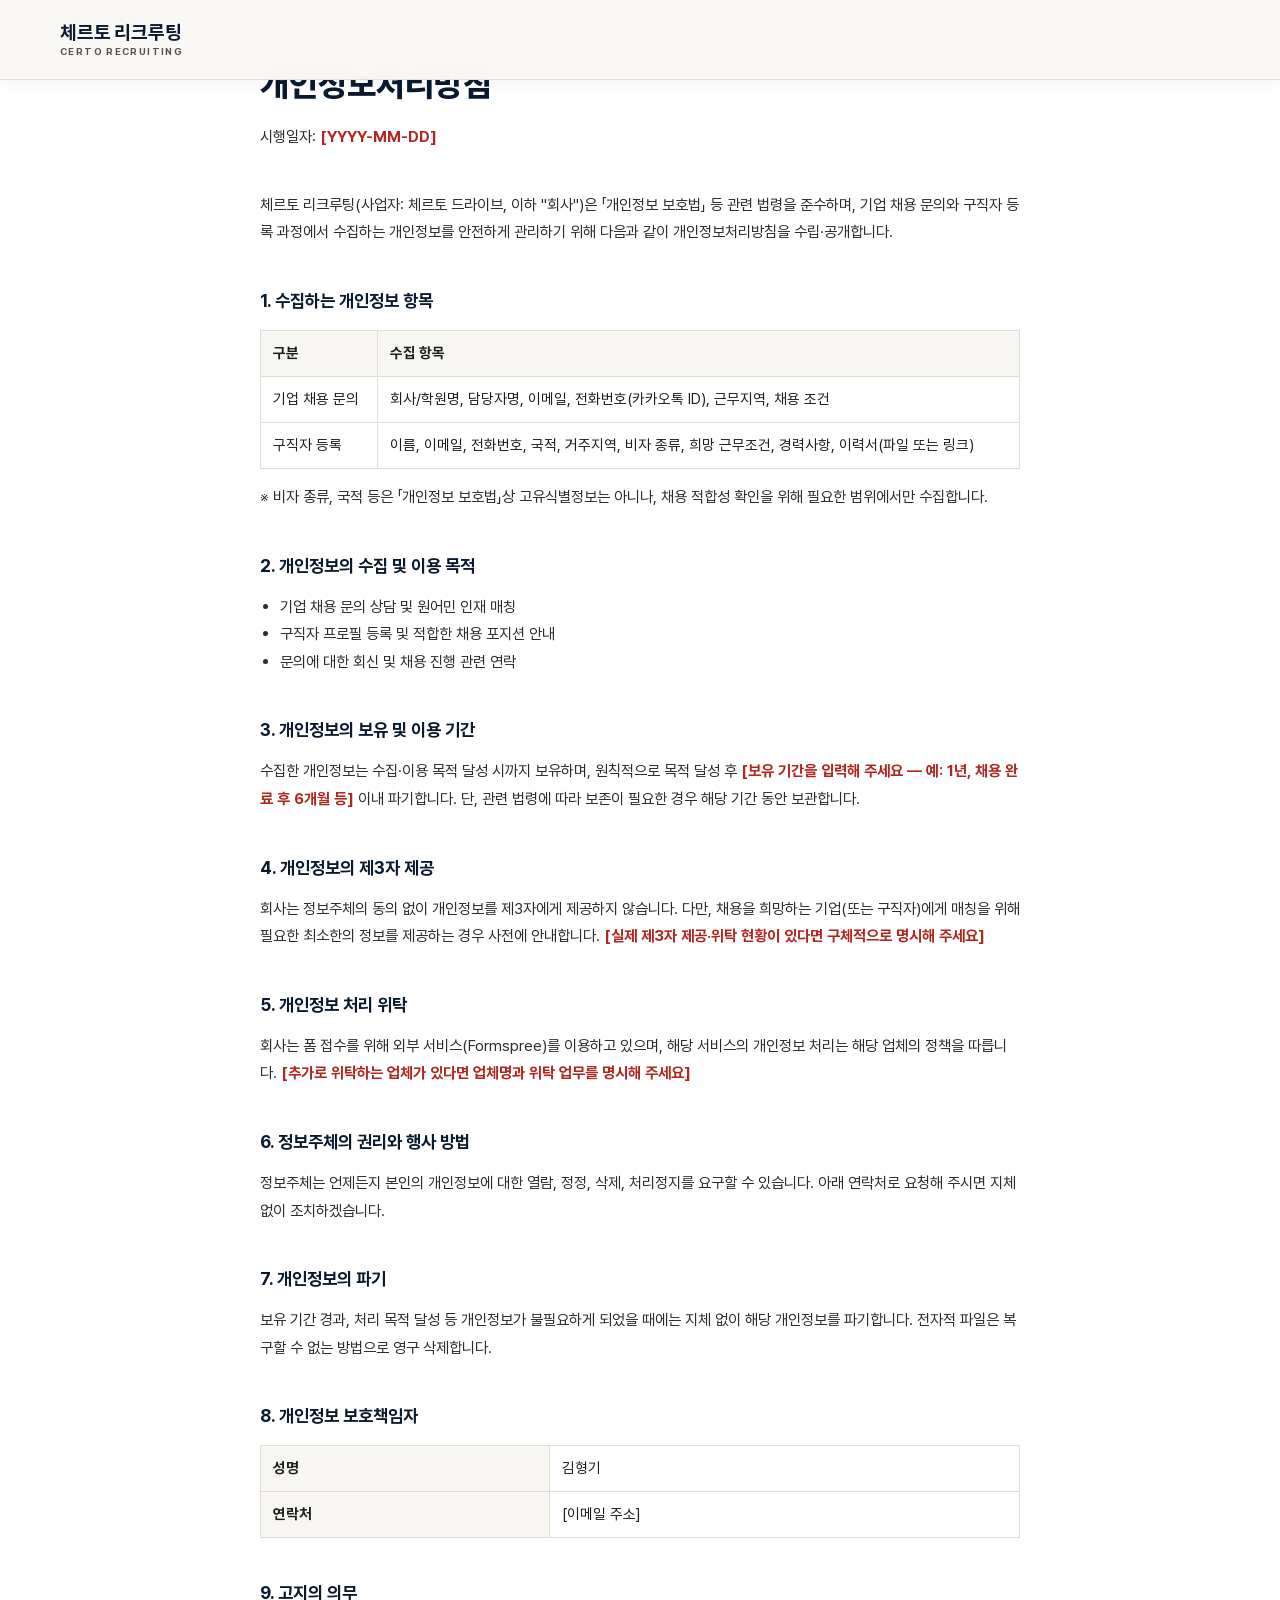
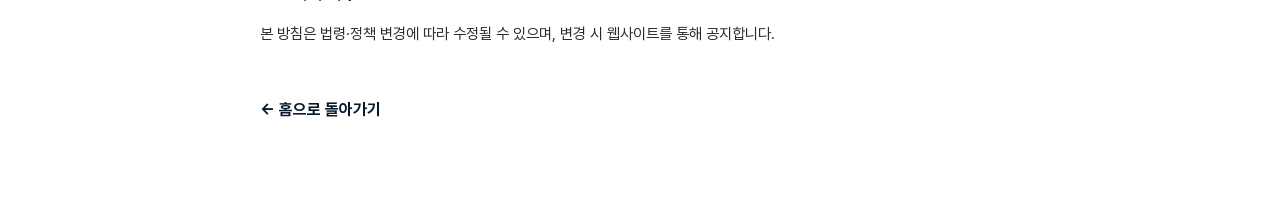
<file: privacy.html>
<!DOCTYPE html>
<html lang="ko">
<head>
<meta charset="UTF-8">
<meta name="viewport" content="width=device-width, initial-scale=1">
<title>개인정보처리방침 | 체르토 리크루팅</title>
<meta name="robots" content="noindex, follow">
<link rel="icon" href="assets/favicon.ico" sizes="any">
<link rel="icon" type="image/png" sizes="32x32" href="assets/favicon-32.png">
<link rel="apple-touch-icon" sizes="180x180" href="assets/apple-touch-icon.png">
<link rel="stylesheet" href="css/styles.css">
<style>
  .policy-main { padding: 56px 0 100px; max-width: 760px; margin: 0 auto; }
  .policy-main h1 { font-size: clamp(1.6rem, 4vw, 2.1rem); font-weight: 800; color: var(--navy); margin-bottom: 10px; }
  .policy-updated { color: var(--muted); font-size: 0.88rem; margin-bottom: 40px; }
  .policy-main h2 { font-size: 1.1rem; font-weight: 700; color: var(--navy); margin: 40px 0 12px; }
  .policy-main p, .policy-main li { color: var(--charcoal); font-size: 0.96rem; line-height: 1.8; }
  .policy-main ul { padding-left: 20px; list-style: disc; margin-bottom: 14px; }
  .policy-main table { width: 100%; border-collapse: collapse; margin: 14px 0; font-size: 0.92rem; }
  .policy-main th, .policy-main td { border: 1px solid var(--border); padding: 10px 12px; text-align: left; }
  .policy-main th { background: var(--bg-soft); }
  .placeholder { color: var(--error); font-weight: 700; }
  .back-link { display: inline-block; margin-top: 48px; font-weight: 700; color: var(--navy); }
</style>
</head>
<body>

<header class="site-header is-scrolled">
  <div class="container header-inner">
    <a href="index.html" class="brand">
      <span class="brand-ko">체르토 리크루팅</span>
      <span class="brand-en">CERTO RECRUITING</span>
    </a>
  </div>
</header>

<main class="container policy-main">
  <h1>개인정보처리방침</h1>
  <p class="policy-updated">시행일자: <span class="placeholder">[YYYY-MM-DD]</span></p>

  <p>
    체르토 리크루팅(사업자: 체르토 드라이브, 이하 "회사")은 「개인정보 보호법」 등
    관련 법령을 준수하며, 기업 채용 문의와 구직자 등록 과정에서 수집하는 개인정보를
    안전하게 관리하기 위해 다음과 같이 개인정보처리방침을 수립·공개합니다.
  </p>

  <h2>1. 수집하는 개인정보 항목</h2>
  <table>
    <tr><th>구분</th><th>수집 항목</th></tr>
    <tr>
      <td>기업 채용 문의</td>
      <td>회사/학원명, 담당자명, 이메일, 전화번호(카카오톡 ID), 근무지역, 채용 조건</td>
    </tr>
    <tr>
      <td>구직자 등록</td>
      <td>이름, 이메일, 전화번호, 국적, 거주지역, 비자 종류, 희망 근무조건, 경력사항, 이력서(파일 또는 링크)</td>
    </tr>
  </table>
  <p>※ 비자 종류, 국적 등은 「개인정보 보호법」상 고유식별정보는 아니나, 채용 적합성 확인을 위해 필요한 범위에서만 수집합니다.</p>

  <h2>2. 개인정보의 수집 및 이용 목적</h2>
  <ul>
    <li>기업 채용 문의 상담 및 원어민 인재 매칭</li>
    <li>구직자 프로필 등록 및 적합한 채용 포지션 안내</li>
    <li>문의에 대한 회신 및 채용 진행 관련 연락</li>
  </ul>

  <h2>3. 개인정보의 보유 및 이용 기간</h2>
  <p>
    수집한 개인정보는 수집·이용 목적 달성 시까지 보유하며, 원칙적으로
    목적 달성 후 <span class="placeholder">[보유 기간을 입력해 주세요 — 예: 1년, 채용 완료 후 6개월 등]</span>
    이내 파기합니다. 단, 관련 법령에 따라 보존이 필요한 경우 해당 기간 동안
    보관합니다.
  </p>

  <h2>4. 개인정보의 제3자 제공</h2>
  <p>
    회사는 정보주체의 동의 없이 개인정보를 제3자에게 제공하지 않습니다.
    다만, 채용을 희망하는 기업(또는 구직자)에게 매칭을 위해 필요한 최소한의
    정보를 제공하는 경우 사전에 안내합니다.
    <span class="placeholder">[실제 제3자 제공·위탁 현황이 있다면 구체적으로 명시해 주세요]</span>
  </p>

  <h2>5. 개인정보 처리 위탁</h2>
  <p>
    회사는 폼 접수를 위해 외부 서비스(Formspree)를 이용하고 있으며, 해당
    서비스의 개인정보 처리는 해당 업체의 정책을 따릅니다.
    <span class="placeholder">[추가로 위탁하는 업체가 있다면 업체명과 위탁 업무를 명시해 주세요]</span>
  </p>

  <h2>6. 정보주체의 권리와 행사 방법</h2>
  <p>
    정보주체는 언제든지 본인의 개인정보에 대한 열람, 정정, 삭제, 처리정지를
    요구할 수 있습니다. 아래 연락처로 요청해 주시면 지체 없이 조치하겠습니다.
  </p>

  <h2>7. 개인정보의 파기</h2>
  <p>
    보유 기간 경과, 처리 목적 달성 등 개인정보가 불필요하게 되었을 때에는
    지체 없이 해당 개인정보를 파기합니다. 전자적 파일은 복구할 수 없는
    방법으로 영구 삭제합니다.
  </p>

  <h2>8. 개인정보 보호책임자</h2>
  <table>
    <tr><th>성명</th><td data-cfg="ceoName">김형기</td></tr>
    <tr><th>연락처</th><td data-cfg="email">[이메일 주소]</td></tr>
  </table>

  <h2>9. 고지의 의무</h2>
  <p>
    본 방침은 법령·정책 변경에 따라 수정될 수 있으며, 변경 시 웹사이트를
    통해 공지합니다.
  </p>

  <a class="back-link" href="index.html">← 홈으로 돌아가기</a>
</main>

<script src="js/config.js"></script>
<script>
  (function () {
    var cfg = window.CERTO_CONFIG || {};
    document.querySelectorAll("[data-cfg]").forEach(function (el) {
      var v = cfg[el.getAttribute("data-cfg")];
      if (v !== undefined) el.textContent = v;
    });
  })();
</script>
</body>
</html>
</file>
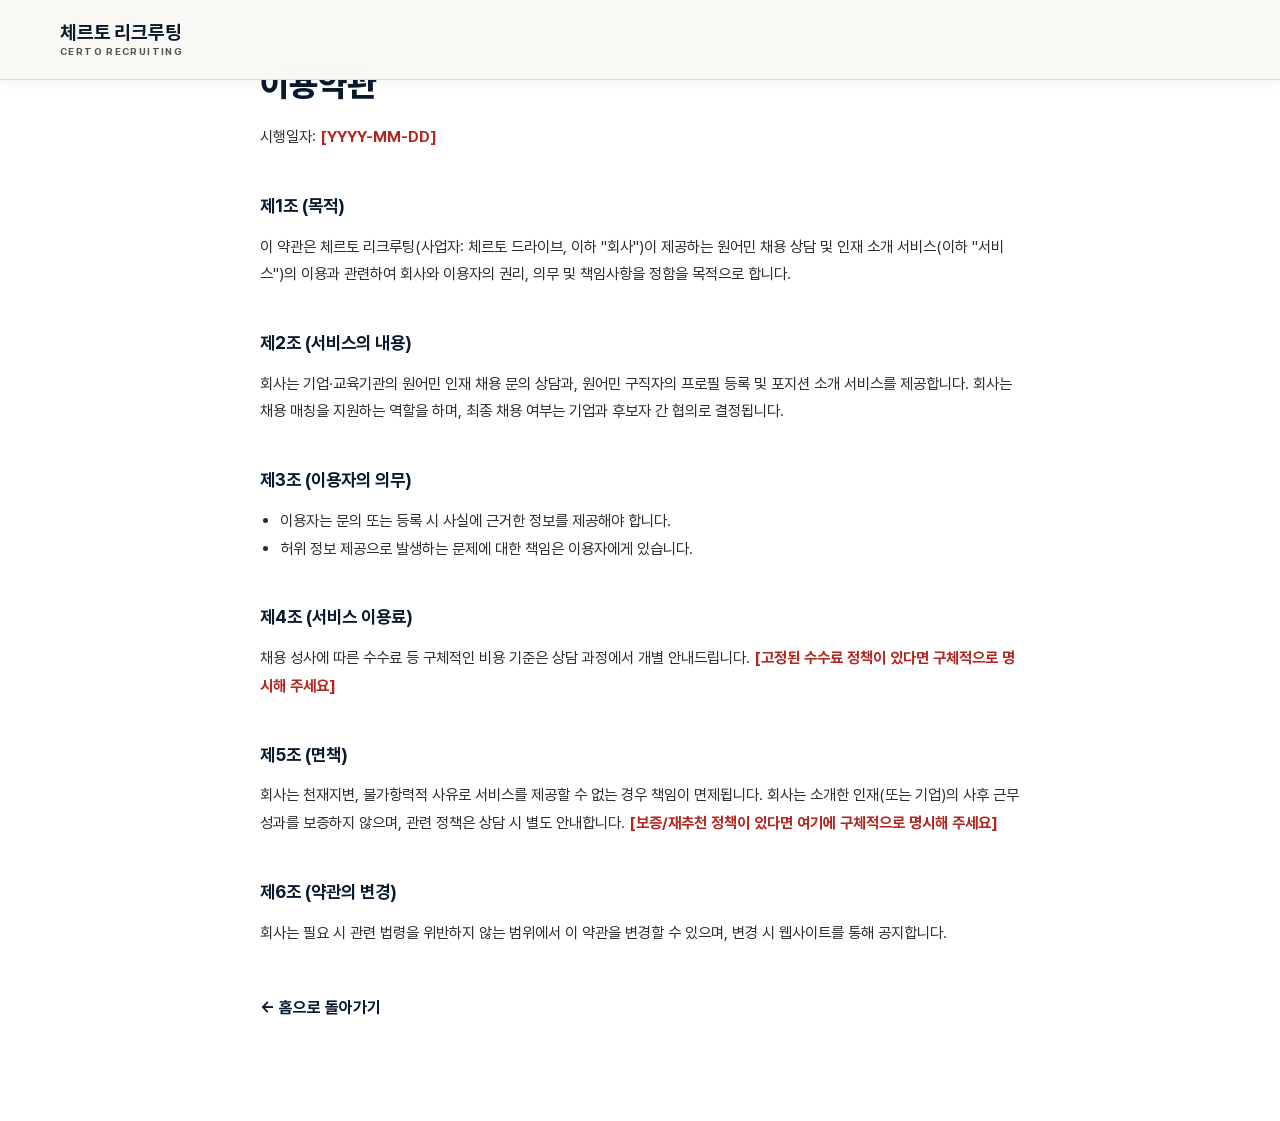
<file: terms.html>
<!DOCTYPE html>
<html lang="ko">
<head>
<meta charset="UTF-8">
<meta name="viewport" content="width=device-width, initial-scale=1">
<title>이용약관 | 체르토 리크루팅</title>
<meta name="robots" content="noindex, follow">
<link rel="icon" href="assets/favicon.ico" sizes="any">
<link rel="icon" type="image/png" sizes="32x32" href="assets/favicon-32.png">
<link rel="apple-touch-icon" sizes="180x180" href="assets/apple-touch-icon.png">
<link rel="stylesheet" href="css/styles.css">
<style>
  .policy-main { padding: 56px 0 100px; max-width: 760px; margin: 0 auto; }
  .policy-main h1 { font-size: clamp(1.6rem, 4vw, 2.1rem); font-weight: 800; color: var(--navy); margin-bottom: 10px; }
  .policy-updated { color: var(--muted); font-size: 0.88rem; margin-bottom: 40px; }
  .policy-main h2 { font-size: 1.1rem; font-weight: 700; color: var(--navy); margin: 40px 0 12px; }
  .policy-main p, .policy-main li { color: var(--charcoal); font-size: 0.96rem; line-height: 1.8; }
  .policy-main ul { padding-left: 20px; list-style: disc; margin-bottom: 14px; }
  .placeholder { color: var(--error); font-weight: 700; }
  .back-link { display: inline-block; margin-top: 48px; font-weight: 700; color: var(--navy); }
</style>
</head>
<body>

<header class="site-header is-scrolled">
  <div class="container header-inner">
    <a href="index.html" class="brand">
      <span class="brand-ko">체르토 리크루팅</span>
      <span class="brand-en">CERTO RECRUITING</span>
    </a>
  </div>
</header>

<main class="container policy-main">
  <h1>이용약관</h1>
  <p class="policy-updated">시행일자: <span class="placeholder">[YYYY-MM-DD]</span></p>

  <h2>제1조 (목적)</h2>
  <p>
    이 약관은 체르토 리크루팅(사업자: 체르토 드라이브, 이하 "회사")이 제공하는
    원어민 채용 상담 및 인재 소개 서비스(이하 "서비스")의 이용과 관련하여
    회사와 이용자의 권리, 의무 및 책임사항을 정함을 목적으로 합니다.
  </p>

  <h2>제2조 (서비스의 내용)</h2>
  <p>
    회사는 기업·교육기관의 원어민 인재 채용 문의 상담과, 원어민 구직자의
    프로필 등록 및 포지션 소개 서비스를 제공합니다. 회사는 채용 매칭을
    지원하는 역할을 하며, 최종 채용 여부는 기업과 후보자 간 협의로 결정됩니다.
  </p>

  <h2>제3조 (이용자의 의무)</h2>
  <ul>
    <li>이용자는 문의 또는 등록 시 사실에 근거한 정보를 제공해야 합니다.</li>
    <li>허위 정보 제공으로 발생하는 문제에 대한 책임은 이용자에게 있습니다.</li>
  </ul>

  <h2>제4조 (서비스 이용료)</h2>
  <p>
    채용 성사에 따른 수수료 등 구체적인 비용 기준은 상담 과정에서 개별
    안내드립니다. <span class="placeholder">[고정된 수수료 정책이 있다면 구체적으로 명시해 주세요]</span>
  </p>

  <h2>제5조 (면책)</h2>
  <p>
    회사는 천재지변, 불가항력적 사유로 서비스를 제공할 수 없는 경우 책임이
    면제됩니다. 회사는 소개한 인재(또는 기업)의 사후 근무 성과를 보증하지
    않으며, 관련 정책은 상담 시 별도 안내합니다.
    <span class="placeholder">[보증/재추천 정책이 있다면 여기에 구체적으로 명시해 주세요]</span>
  </p>

  <h2>제6조 (약관의 변경)</h2>
  <p>
    회사는 필요 시 관련 법령을 위반하지 않는 범위에서 이 약관을 변경할 수
    있으며, 변경 시 웹사이트를 통해 공지합니다.
  </p>

  <a class="back-link" href="index.html">← 홈으로 돌아가기</a>
</main>

</body>
</html>
</file>
<file: css/styles.css>
/* =========================================================
   Certo Recruiting — Stylesheet
   Boutique executive-recruiting aesthetic: deep navy, warm
   white, charcoal, restrained muted-blue / burgundy accents.
   ========================================================= */

/* Pretendard self-hosted (not loaded from a CDN) so the brand
   typography always renders even when third-party font/script
   CDNs are blocked by a network filter or ad blocker. */
@font-face {
  font-family: "Pretendard";
  src: url("../assets/fonts/Pretendard-Regular.woff2") format("woff2");
  font-weight: 400;
  font-style: normal;
  font-display: swap;
}
@font-face {
  font-family: "Pretendard";
  src: url("../assets/fonts/Pretendard-Medium.woff2") format("woff2");
  font-weight: 500;
  font-style: normal;
  font-display: swap;
}
@font-face {
  font-family: "Pretendard";
  src: url("../assets/fonts/Pretendard-SemiBold.woff2") format("woff2");
  font-weight: 600;
  font-style: normal;
  font-display: swap;
}
@font-face {
  font-family: "Pretendard";
  src: url("../assets/fonts/Pretendard-Bold.woff2") format("woff2");
  font-weight: 700;
  font-style: normal;
  font-display: swap;
}
@font-face {
  font-family: "Pretendard";
  src: url("../assets/fonts/Pretendard-ExtraBold.woff2") format("woff2");
  font-weight: 800;
  font-style: normal;
  font-display: swap;
}
@font-face {
  font-family: "Pretendard";
  src: url("../assets/fonts/Pretendard-Black.woff2") format("woff2");
  font-weight: 900;
  font-style: normal;
  font-display: swap;
}

:root {
  --navy: #0A1A2E;
  --navy-2: #122940;
  --charcoal: #2B2B2E;
  --text: #1C1C1E;
  --muted: #53524C;
  --bg: #FFFFFF;
  --bg-soft: #F7F6F3;
  --border: #E3DED3;
  --white: #FFFFFF;
  /* Single point accent, per the renewal brief: champagne gold. */
  --gold: #BC9657;
  --gold-light: #DFC890;
  /* Functional (non-decorative) state color for form validation only. */
  --error: #B3261E;

  --radius: 6px;
  --container: 1200px;
  --header-h: 80px;
  --mobile-cta-h: 60px;

  --font: "Pretendard", -apple-system, BlinkMacSystemFont, "Apple SD Gothic Neo",
    "Malgun Gothic", "Segoe UI", Helvetica, Arial, sans-serif;
  --font-serif: var(--font);
  --font-display-en: "Playfair Display", "Cormorant", var(--font-serif);
}

* { box-sizing: border-box; }
html { scroll-behavior: smooth; }
body {
  margin: 0;
  font-family: var(--font);
  color: var(--text);
  background: var(--bg);
  line-height: 1.7;
  -webkit-font-smoothing: antialiased;
  padding-bottom: var(--mobile-cta-h);
}
@media (min-width: 900px) { body { padding-bottom: 0; } }
img, svg { display: block; max-width: 100%; }
a { color: inherit; text-decoration: none; }
ul, ol { margin: 0; padding: 0; list-style: none; }
h1, h2, h3, p { margin: 0; }
button { font: inherit; cursor: pointer; }

.container { max-width: var(--container); margin: 0 auto; padding: 0 20px; }
section[id] { scroll-margin-top: var(--header-h); }

/* ---------- Buttons (rectangular, minimal radius — not pill-shaped) ---------- */
.btn {
  display: inline-flex;
  align-items: center;
  justify-content: center;
  gap: 8px;
  /* Notched corners are the site's signature button shape — a sharper,
     more deliberate mark than a plain rounded rectangle. */
  clip-path: polygon(12px 0, 100% 0, 100% calc(100% - 12px), calc(100% - 12px) 100%, 0 100%, 0 12px);
  font-weight: 700;
  font-size: 0.82rem;
  letter-spacing: 0.08em;
  text-transform: uppercase;
  padding: 15px 28px;
  border: 1.5px solid transparent;
  transition: background-color .15s ease, border-color .15s ease, color .15s ease;
  white-space: nowrap;
}
.btn-primary { background: var(--navy); color: #fff; }
.btn-primary:hover { background: var(--navy-2); }
.btn-outline { background: transparent; color: var(--navy); border-color: var(--navy); }
.btn-outline:hover { background: rgba(15,34,56,0.06); }
.btn-outline-light { background: transparent; color: #fff; border-color: rgba(255,255,255,0.55); }
.btn-outline-light:hover { background: rgba(255,255,255,0.08); }
.btn-accent { background: var(--gold); color: var(--navy); }
.btn-accent:hover { background: #9C7A48; }
.btn-lg { padding: 17px 32px; font-size: 0.85rem; }
.btn-sm { padding: 13px 20px; font-size: 0.76rem; }
.btn-submit { width: 100%; }

/* ---------- Header ---------- */
.site-header {
  position: fixed;
  top: 0; left: 0; right: 0;
  height: var(--header-h);
  background: rgba(250, 248, 244, 0.92);
  backdrop-filter: saturate(160%) blur(8px);
  border-bottom: 1px solid transparent;
  z-index: 100;
  transition: box-shadow .2s ease, background-color .2s ease, border-color .2s ease;
}
.site-header.is-scrolled {
  background: rgba(250, 248, 244, 0.98);
  border-bottom-color: var(--border);
  box-shadow: 0 2px 14px rgba(15,34,56,0.06);
}
.header-inner { height: 100%; display: flex; align-items: center; justify-content: space-between; gap: 16px; }
.brand { display: flex; flex-direction: column; line-height: 1.2; }
.brand-ko { font-family: var(--font-serif); font-size: 1.2rem; font-weight: 700; color: var(--navy); letter-spacing: -0.01em; }
.brand-en { font-size: 0.62rem; color: var(--muted); font-weight: 700; letter-spacing: 0.14em; margin-top: 2px; }

.main-nav ul { display: flex; gap: 30px; }
.main-nav a { font-weight: 700; font-size: 0.93rem; color: var(--charcoal); opacity: 0.88; }
.main-nav a:hover { opacity: 1; color: var(--navy); }

.header-actions { display: flex; align-items: center; gap: 12px; }
.nav-toggle { display: flex; width: 44px; height: 44px; align-items: center; justify-content: center; background: transparent; border: none; color: var(--navy); }

@media (min-width: 900px) {
  .main-nav { display: block; }
  .nav-toggle { display: none; }
}
@media (max-width: 899.98px) {
  .main-nav {
    position: fixed;
    top: var(--header-h);
    right: 0;
    width: min(320px, 84vw);
    height: calc(100vh - var(--header-h));
    background: #fff;
    box-shadow: -8px 0 32px rgba(15,34,56,0.12);
    transform: translateX(100%);
    transition: transform .25s ease;
    padding: 28px 24px;
    z-index: 101;
  }
  .main-nav.is-open { transform: translateX(0); }
  .main-nav ul { flex-direction: column; gap: 2px; }
  .main-nav a { display: block; padding: 14px 6px; font-size: 1.05rem; border-bottom: 1px solid var(--border); }
  .header-actions .btn-sm { display: none; }
}

.nav-scrim {
  position: fixed; inset: 0;
  background: rgba(15,34,56,0.35);
  opacity: 0; visibility: hidden;
  transition: opacity .25s ease, visibility .25s ease;
  z-index: 99;
}
.nav-scrim.is-visible { opacity: 1; visibility: visible; }

/* ---------- Fade-in ---------- */
.fade-in { opacity: 0; transform: translateY(12px); transition: opacity .6s ease, transform .6s ease; }
.fade-in.is-visible { opacity: 1; transform: translateY(0); }
@media (prefers-reduced-motion: reduce) {
  .fade-in { opacity: 1; transform: none; transition: none; }
  html { scroll-behavior: auto; }
}

/* ---------- Hero: text column + full-bleed photo on desktop ---------- */
.hero { padding: calc(var(--header-h) + 40px) 0 0; background: var(--bg); overflow: hidden; }
.hero-grid { max-width: var(--container); margin: 0 auto; padding: 0 20px 56px; display: grid; gap: 48px; }
.hero-copy-wrap { display: flex; align-items: center; }
.eyebrow {
  position: relative;
  display: inline-block;
  font-family: var(--font-display-en);
  font-style: italic;
  font-size: 0.92rem;
  font-weight: 600;
  color: var(--gold);
  letter-spacing: 0.1em;
  margin-bottom: 26px;
  padding-bottom: 14px;
}
.eyebrow::after {
  content: "";
  position: absolute;
  left: 0; bottom: 0;
  width: 30px; height: 2px;
  background: var(--gold);
}
.eyebrow.light { color: var(--gold-light); }
.eyebrow.light::after { background: var(--gold-light); }
.hero h1 {
  font-family: var(--font-serif);
  font-size: clamp(2.3rem, 6.6vw, 3.8rem);
  font-weight: 900;
  color: var(--navy);
  letter-spacing: -0.01em;
  line-height: 1.24;
}
.hero-sub { margin-top: 22px; font-size: 1.2rem; font-weight: 700; color: var(--charcoal); }
.hero-desc { margin-top: 14px; font-size: 1.04rem; font-weight: 500; color: var(--muted); max-width: 520px; }
.hero-tags { margin-top: 18px; font-size: 0.88rem; font-weight: 600; color: var(--gold); letter-spacing: 0.02em; }
.hero-actions { display: flex; flex-wrap: wrap; gap: 14px; margin-top: 32px; }

.hero-visual { position: relative; max-width: 420px; margin: 0 auto; }

/* ---------- Photo treatment: navy duotone so stock photography reads
   as part of the brand system rather than generic stock imagery ---------- */
.photo { position: relative; overflow: hidden; border-radius: 10px; background: var(--navy); }
.photo img {
  display: block;
  width: 100%;
  height: 100%;
  object-fit: cover;
  filter: grayscale(55%) contrast(1.08) brightness(0.94);
}
.photo::after {
  content: "";
  position: absolute; inset: 0;
  background: linear-gradient(165deg, rgba(15,34,56,0.55) 0%, rgba(15,34,56,0.15) 55%, rgba(176,141,87,0.22) 100%);
  mix-blend-mode: multiply;
}
.photo { box-shadow: inset 0 0 0 1px rgba(255,255,255,0.1); }
/* Gold top rule is a hero-only signature, not a repeated decoration
   on every image. */
.hero-photo::before {
  content: "";
  position: absolute;
  top: 0; left: 0; bottom: 0;
  width: 3px;
  background: var(--gold);
  z-index: 1;
}

/* ---------- Trust strip: institution types as a logo-bar substitute ---------- */
.trust-strip { background: var(--bg-soft); border-top: 1px solid var(--border); border-bottom: 1px solid var(--border); padding: 26px 0; }
.trust-strip-inner { display: flex; flex-direction: column; gap: 14px; align-items: flex-start; }
.trust-label { font-size: 0.76rem; font-weight: 700; letter-spacing: 0.08em; text-transform: uppercase; color: var(--muted); white-space: nowrap; }
.trust-list { display: flex; flex-wrap: wrap; }
.trust-list li {
  font-family: var(--font-serif);
  font-size: 1.05rem;
  font-weight: 700;
  color: var(--navy);
  padding: 0 24px;
  border-right: 1px solid var(--border);
}
.trust-list li:first-child { padding-left: 0; }
.trust-list li:last-child { border-right: none; }
@media (min-width: 720px) {
  .trust-strip-inner { flex-direction: row; align-items: center; gap: 36px; }
}

/* ---------- Services banner photo ---------- */
.services-banner { aspect-ratio: 4 / 3; margin: 36px 0 52px; }
@media (min-width: 760px) { .services-banner { aspect-ratio: 21 / 7; } }

/* ---------- About photo collage ---------- */
.about-photo-wrap { position: relative; }
.about-photo-inset {
  position: absolute;
  width: 48%;
  aspect-ratio: 1 / 1;
  right: -14px;
  bottom: -28px;
  border: 5px solid var(--bg);
  box-shadow: 0 18px 36px rgba(10,26,46,0.24);
  transform: rotate(-2.5deg);
}
@media (min-width: 900px) { .about-photo-inset { right: -32px; bottom: -32px; } }

.hero-photo { aspect-ratio: 3 / 4; box-shadow: 0 24px 50px rgba(15,34,56,0.22); }

/* Flush caption plate at the foot of the hero photo — an editorial
   photo credit, not a floating app-style card. */
.hero-caption {
  position: absolute;
  left: 0; right: 0; bottom: 0;
  padding: 18px 24px;
  background: rgba(10,26,46,0.88);
  border-top: 1px solid rgba(255,255,255,0.14);
  color: #fff;
}
.hero-caption-tag { display: block; font-size: 0.64rem; font-weight: 700; letter-spacing: 0.16em; color: var(--gold-light); margin-bottom: 6px; }
.hero-caption p { font-size: 0.85rem; font-weight: 500; color: #D8DEE5; }

@media (min-width: 960px) {
  .hero { padding-top: var(--header-h); }
  .hero-grid {
    max-width: none;
    margin: 0;
    padding: 0;
    grid-template-columns: minmax(0, calc((100vw - var(--container)) / 2 + var(--container) * 0.52)) 1fr;
    align-items: stretch;
    min-height: calc(100vh - var(--header-h));
    max-height: 860px;
    gap: 0;
  }
  .hero-copy-wrap {
    padding-left: max(20px, calc((100vw - var(--container)) / 2 + 20px));
    padding-right: 56px;
    padding-top: 40px;
    padding-bottom: 40px;
  }
  .hero-visual { position: relative; max-width: none; margin: 0; padding-bottom: 0; height: 100%; min-height: 520px; }
  .hero-photo { position: absolute; inset: 0; height: 100%; width: 100%; aspect-ratio: auto; border-radius: 0; box-shadow: none; }
}

/* ---------- Sections ---------- */
.section { padding: 72px 0; }
@media (min-width: 900px) { .section { padding: 120px 0; } }
.section-soft { background: var(--bg-soft); }
.section-head { max-width: 680px; margin: 0 auto 44px; text-align: center; }
.section-head h2 {
  font-family: var(--font-serif);
  font-size: clamp(1.6rem, 3.6vw, 2.3rem);
  font-weight: 800;
  color: var(--navy);
  letter-spacing: -0.005em;
  line-height: 1.36;
}
.section-desc { margin-top: 16px; color: var(--muted); font-size: 1.02rem; font-weight: 500; }
.section-cta { text-align: center; margin-top: 40px; }

/* ---------- Service list: open, thin top rule per item (no boxed grid) ---------- */
.service-list { display: grid; gap: 40px; }
@media (min-width: 760px) { .service-list { grid-template-columns: repeat(3, 1fr); gap: 56px; } }
.service-item {
  padding: 24px 0 0;
  border-top: 2px solid var(--navy);
  position: relative;
  transition: border-color .2s ease, transform .2s ease;
}
.service-item:hover {
  border-color: var(--gold);
  transform: translateY(-3px);
}
.service-num { display: block; font-family: var(--font-display-en); font-style: italic; font-size: 1.6rem; font-weight: 700; color: var(--gold); letter-spacing: 0; margin-bottom: 14px; }
.service-icon { color: var(--gold); margin-bottom: 20px; }
.service-item h3 { font-family: var(--font-serif); font-size: 1.2rem; font-weight: 700; color: var(--navy); margin-bottom: 10px; }
.service-item p { color: var(--muted); font-size: 0.94rem; font-weight: 500; }

/* ---------- Employer grid ---------- */
.employer-grid { display: grid; gap: 48px; }
.employer-grid h2 { font-family: var(--font-serif); font-size: clamp(1.6rem, 3.8vw, 2.4rem); font-weight: 800; color: var(--navy); line-height: 1.36; margin-top: 10px; }
.employer-grid .btn { margin-top: 28px; }
.employer-photo { aspect-ratio: 4 / 3; margin-bottom: 36px; }
.field-label { font-size: 0.85rem; font-weight: 700; color: var(--charcoal); text-transform: uppercase; letter-spacing: 0.06em; margin-bottom: 18px; }
@media (min-width: 900px) { .employer-grid { grid-template-columns: 1.1fr 0.9fr; align-items: start; } }

.tag-list { display: flex; flex-wrap: wrap; gap: 10px; }
.tag-list li {
  font-size: 0.72rem;
  font-weight: 700;
  letter-spacing: 0.05em;
  text-transform: uppercase;
  color: var(--charcoal);
  background: transparent;
  border: 1px solid var(--border);
  border-radius: 2px;
  padding: 10px 16px;
}
.section-soft .tag-list li { background: transparent; }
.tag-list-center { justify-content: center; }

/* ---------- Urgent (navy) ---------- */
.urgent-section { position: relative; overflow: hidden; background: linear-gradient(180deg, var(--navy) 0%, var(--navy-2) 100%); padding: 80px 0; }
.urgent-bg-icon { position: absolute; top: -60px; right: -60px; width: 360px; height: 360px; color: #fff; opacity: 0.05; pointer-events: none; }
.urgent-inner { position: relative; z-index: 1; }
@media (min-width: 900px) { .urgent-section { padding: 128px 0; } }
.urgent-inner { max-width: 640px; text-align: center; display: flex; flex-direction: column; align-items: center; gap: 4px; }
.urgent-inner h2 { font-family: var(--font-serif); font-size: clamp(1.7rem, 4.4vw, 2.5rem); font-weight: 800; color: #fff; line-height: 1.34; margin-bottom: 22px; }
.urgent-list { color: #D3DCE3; font-size: 1.05rem; font-weight: 600; line-height: 1.7; margin-bottom: 18px; }
.urgent-desc { color: #BCC8D2; font-size: 0.98rem; font-weight: 500; max-width: 460px; margin-bottom: 30px; }
.urgent-tags { margin-top: 22px; font-size: 0.85rem; color: #8396A6; font-weight: 600; letter-spacing: 0.02em; }

/* ---------- Process: horizontal timeline on desktop, stacked on mobile ---------- */
.process-list { display: flex; flex-direction: column; gap: 40px; }
.process-list li { position: relative; padding: 0; }
.process-num { display: block; font-family: var(--font-display-en); font-style: italic; font-size: 2.1rem; font-weight: 700; color: var(--gold); opacity: 0.6; letter-spacing: 0; line-height: 1.2; margin-bottom: 10px; }
.process-icon { width: 40px; height: 40px; border-radius: 50%; border: 1px solid var(--border); background: var(--bg); color: var(--navy); display: flex; align-items: center; justify-content: center; margin-bottom: 16px; }
.process-list h3 { font-family: var(--font-serif); font-size: 1.08rem; font-weight: 700; color: var(--navy); margin-bottom: 8px; }
.process-list p { color: var(--muted); font-size: 0.91rem; font-weight: 500; }

@media (min-width: 760px) {
  .process-list { position: relative; display: grid; grid-template-columns: repeat(4, 1fr); gap: 28px; }
  .process-list::before {
    content: "";
    position: absolute;
    top: 70px;
    left: 12%; right: 12%;
    height: 1px;
    background: var(--border);
    z-index: 0;
  }
  .process-list li { text-align: center; z-index: 1; }
  .process-icon { margin-left: auto; margin-right: auto; }
}

/* ---------- Candidates (lower visual weight) ---------- */
.section-candidates .section-head h2 { font-size: clamp(1.35rem, 2.9vw, 1.8rem); }

/* ---------- About / strengths ---------- */
.about-layout { display: grid; gap: 40px; align-items: center; }
.about-photo { aspect-ratio: 4 / 3; }
.about-head { text-align: left; margin: 0 0 32px; max-width: none; }
@media (min-width: 900px) { .about-layout { grid-template-columns: 0.9fr 1.1fr; gap: 56px; } }

.about-grid { display: grid; gap: 32px; grid-template-columns: repeat(2, 1fr); }
.about-item { border-top: 2px solid var(--navy); padding-top: 18px; }
.about-item h3 { font-family: var(--font-serif); font-size: 1.08rem; font-weight: 700; color: var(--navy); margin-bottom: 10px; }
.about-item p { color: var(--muted); font-size: 0.92rem; font-weight: 500; }

/* ---------- Forms ---------- */
.form-wrap { max-width: 820px; margin: 0 auto; }
.site-form { background: #fff; border: 1px solid var(--border); border-radius: 10px; padding: 34px 26px; }
.form-row { display: grid; grid-template-columns: 1fr; gap: 18px; margin-bottom: 18px; }
@media (min-width: 720px) {
  .form-row { grid-template-columns: 1fr 1fr; }
  .form-row-full { grid-template-columns: 1fr; }
}
.site-form label { display: flex; flex-direction: column; gap: 8px; font-weight: 700; font-size: 0.88rem; color: var(--navy); }
.label-empty { display: none; }
@media (min-width: 720px) { .label-empty { display: block; } }
.req { color: var(--gold); font-weight: 800; }
.site-form input, .site-form select, .site-form textarea {
  font-family: var(--font);
  font-weight: 500;
  font-size: 1rem;
  min-height: 48px;
  padding: 13px 14px;
  border-radius: 4px;
  border: 1px solid var(--border);
  background: var(--bg-soft);
  color: var(--text);
  width: 100%;
}
.site-form input[type="file"] { padding: 10px 14px; }
.site-form input:focus, .site-form select:focus, .site-form textarea:focus {
  outline: none;
  border-color: var(--navy);
  background: #fff;
  box-shadow: 0 0 0 3px rgba(15,34,56,0.1);
}
.site-form textarea { resize: vertical; min-height: 96px; }
.form-hint { font-size: 0.82rem; color: var(--muted); margin: -8px 0 18px; }
.form-hint.form-hint-error { color: var(--error); font-weight: 700; }

.hidden-field { position: absolute; left: -9999px; width: 1px; height: 1px; overflow: hidden; }

.consent-row {
  display: flex;
  align-items: flex-start;
  gap: 10px;
  margin-bottom: 22px;
  padding: 16px;
  background: var(--bg-soft);
  border-radius: 6px;
  cursor: pointer;
}
.consent-row input { width: 18px; height: 18px; min-height: 0; margin-top: 2px; flex-shrink: 0; accent-color: var(--navy); }
.consent-row span { font-size: 0.82rem; line-height: 1.6; color: var(--muted); font-weight: 500; }
.consent-row strong { color: var(--navy); display: block; margin-bottom: 4px; }
.consent-row a { color: var(--navy); font-weight: 700; text-decoration: underline; }

.form-success-note { margin-top: 14px; font-size: 0.85rem; color: var(--muted); }

.tag-placeholder { border-style: dashed; color: var(--error); }

.form-success {
  background: #fff;
  border: 1px solid var(--border);
  border-radius: 10px;
  padding: 56px 24px;
  text-align: center;
}
.form-success svg { color: var(--navy); margin: 0 auto 18px; }
.form-success h3 { font-family: var(--font-serif); font-size: 1.3rem; color: var(--navy); font-weight: 800; margin-bottom: 10px; }
.form-success p { color: var(--muted); }

/* ---------- Final CTA ---------- */
.final-cta { position: relative; overflow: hidden; background: linear-gradient(180deg, var(--navy) 0%, #081320 100%); padding: 80px 0; }
@media (min-width: 900px) { .final-cta { padding: 128px 0; } }
.final-cta-mark {
  position: absolute;
  left: 50%;
  bottom: -0.12em;
  transform: translateX(-50%);
  font-family: var(--font-display-en);
  font-style: italic;
  font-weight: 700;
  font-size: clamp(5rem, 22vw, 15rem);
  line-height: 1;
  white-space: nowrap;
  color: transparent;
  -webkit-text-stroke: 1px rgba(255,255,255,0.08);
  pointer-events: none;
  z-index: 0;
}
.final-cta-inner { position: relative; z-index: 1; max-width: 620px; text-align: center; display: flex; flex-direction: column; align-items: center; gap: 18px; }
.final-cta-inner h2 { font-family: var(--font-serif); font-size: clamp(1.7rem, 4vw, 2.4rem); font-weight: 800; color: #fff; line-height: 1.36; }
.final-cta-inner p { color: #AEBBC7; font-size: 1rem; }
.final-cta-actions { display: flex; flex-wrap: wrap; gap: 14px; justify-content: center; margin-top: 10px; }

/* ---------- Footer ---------- */
.site-footer { background: #12120F; color: #B9B6AE; padding: 64px 0 28px; border-top: 2px solid var(--gold); }
.footer-inner { display: grid; gap: 40px; padding-bottom: 36px; border-bottom: 1px solid rgba(255,255,255,0.08); }
@media (min-width: 720px) { .footer-inner { grid-template-columns: 1.4fr 1fr 1fr; } }
.footer-brand .brand-ko { font-family: var(--font-serif); color: #fff; font-size: 1.2rem; font-weight: 700; }
.footer-brand p { font-size: 0.86rem; color: #93908A; margin-top: 10px; }
.footer-col h4 { font-size: 0.82rem; font-weight: 700; color: #fff; text-transform: uppercase; letter-spacing: 0.06em; margin-bottom: 16px; }
.footer-col ul { display: flex; flex-direction: column; gap: 10px; }
.footer-col a { font-size: 0.88rem; color: #B9B6AE; }
.footer-col a:hover { color: #fff; }
.footer-col li { font-size: 0.88rem; color: #B9B6AE; }
.footer-bottom { padding-top: 22px; font-size: 0.78rem; color: #7A776F; display: flex; flex-direction: column; gap: 10px; }
@media (min-width: 720px) { .footer-bottom { flex-direction: row; justify-content: space-between; } }
.footer-legal a { color: #93908A; }
.footer-legal a:hover { color: #fff; }
.footer-legal .sep { margin: 0 8px; color: #4D4A44; }

/* ---------- Mobile fixed CTA: phone / KakaoTalk / inquiry ---------- */
.mobile-cta-bar {
  position: fixed;
  left: 0; right: 0; bottom: 0;
  min-height: var(--mobile-cta-h);
  display: flex;
  gap: 1px;
  padding: 0 0 env(safe-area-inset-bottom);
  background: var(--border);
  z-index: 90;
}
.mobile-cta-icon-btn {
  flex: 0 0 60px;
  min-height: 44px;
  display: flex;
  align-items: center;
  justify-content: center;
  background: var(--navy-2);
  color: #fff;
}
.mobile-cta-btn {
  flex: 1;
  min-height: 44px;
  display: flex;
  align-items: center;
  justify-content: center;
  background: var(--navy);
  color: #fff;
  font-weight: 700;
  font-size: 0.92rem;
  text-align: center;
  padding: 0 10px;
}
@media (min-width: 900px) { .mobile-cta-bar { display: none; } }
</file>
